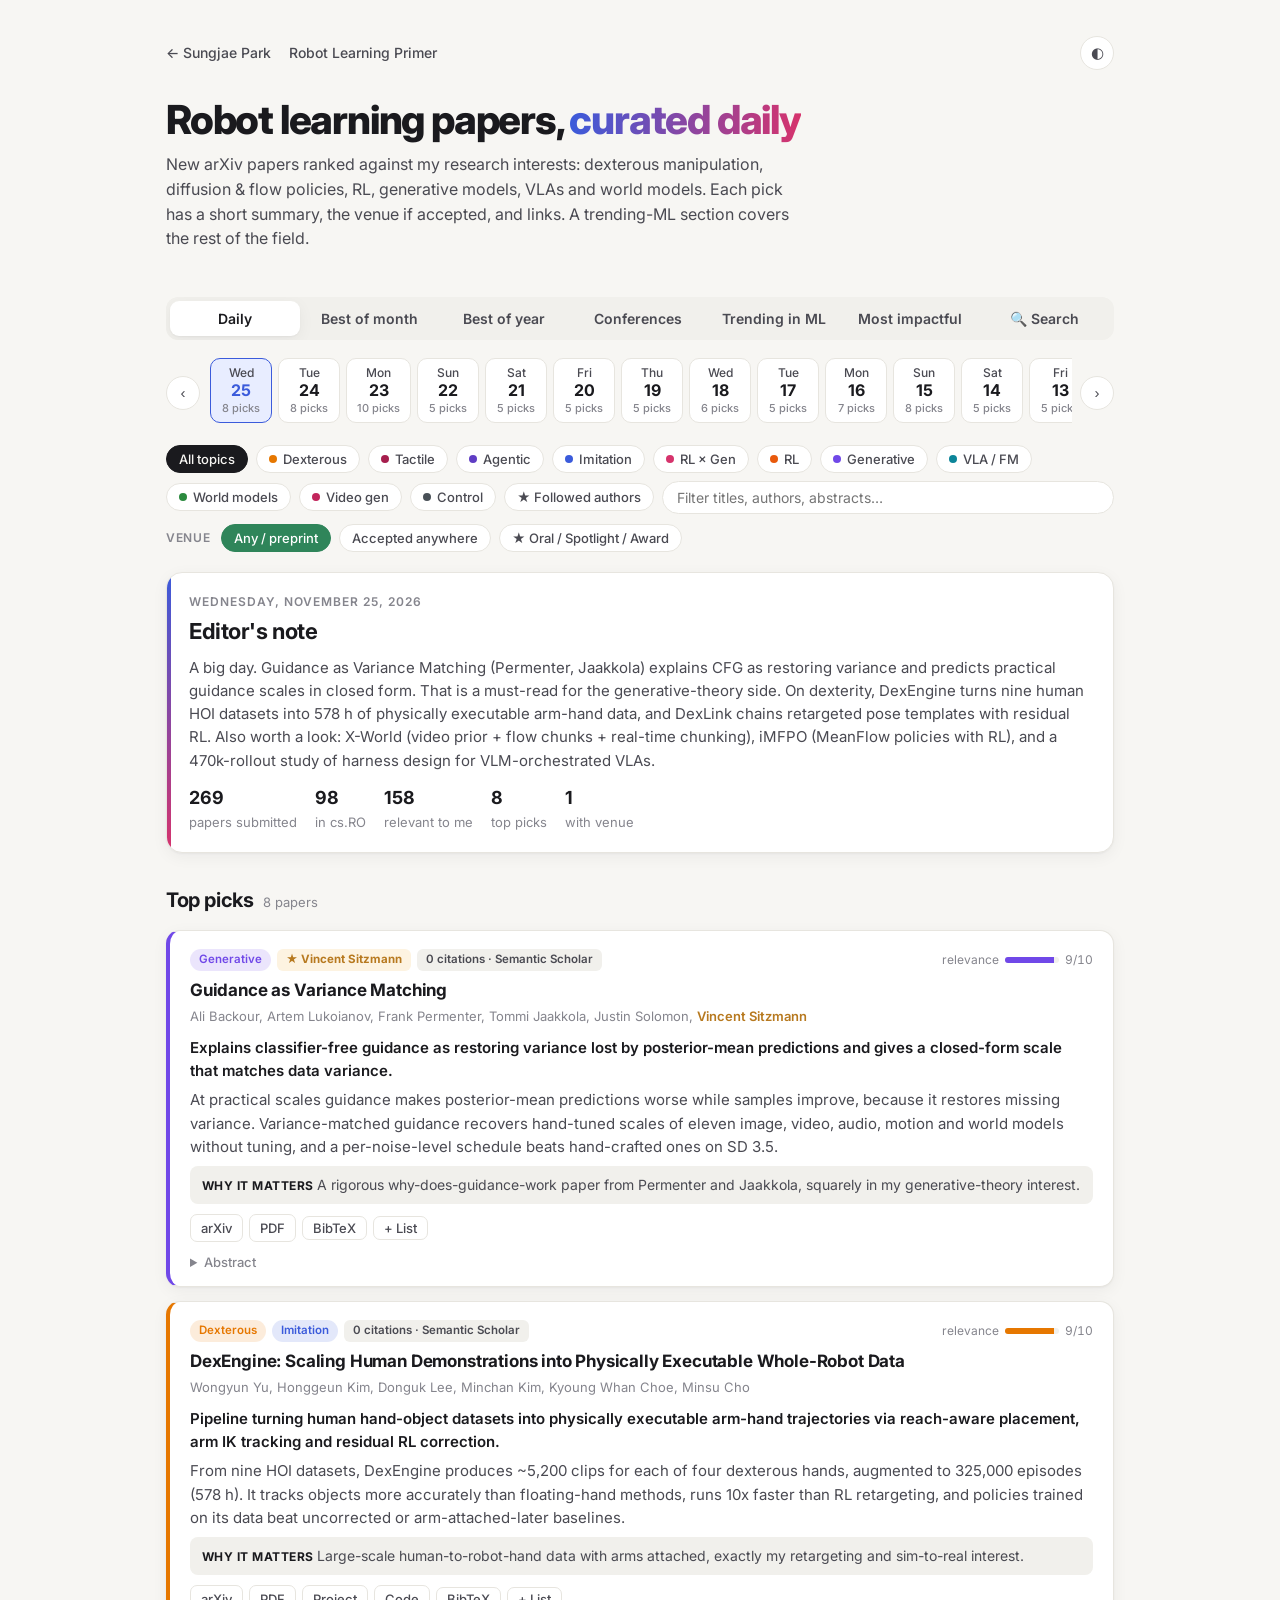
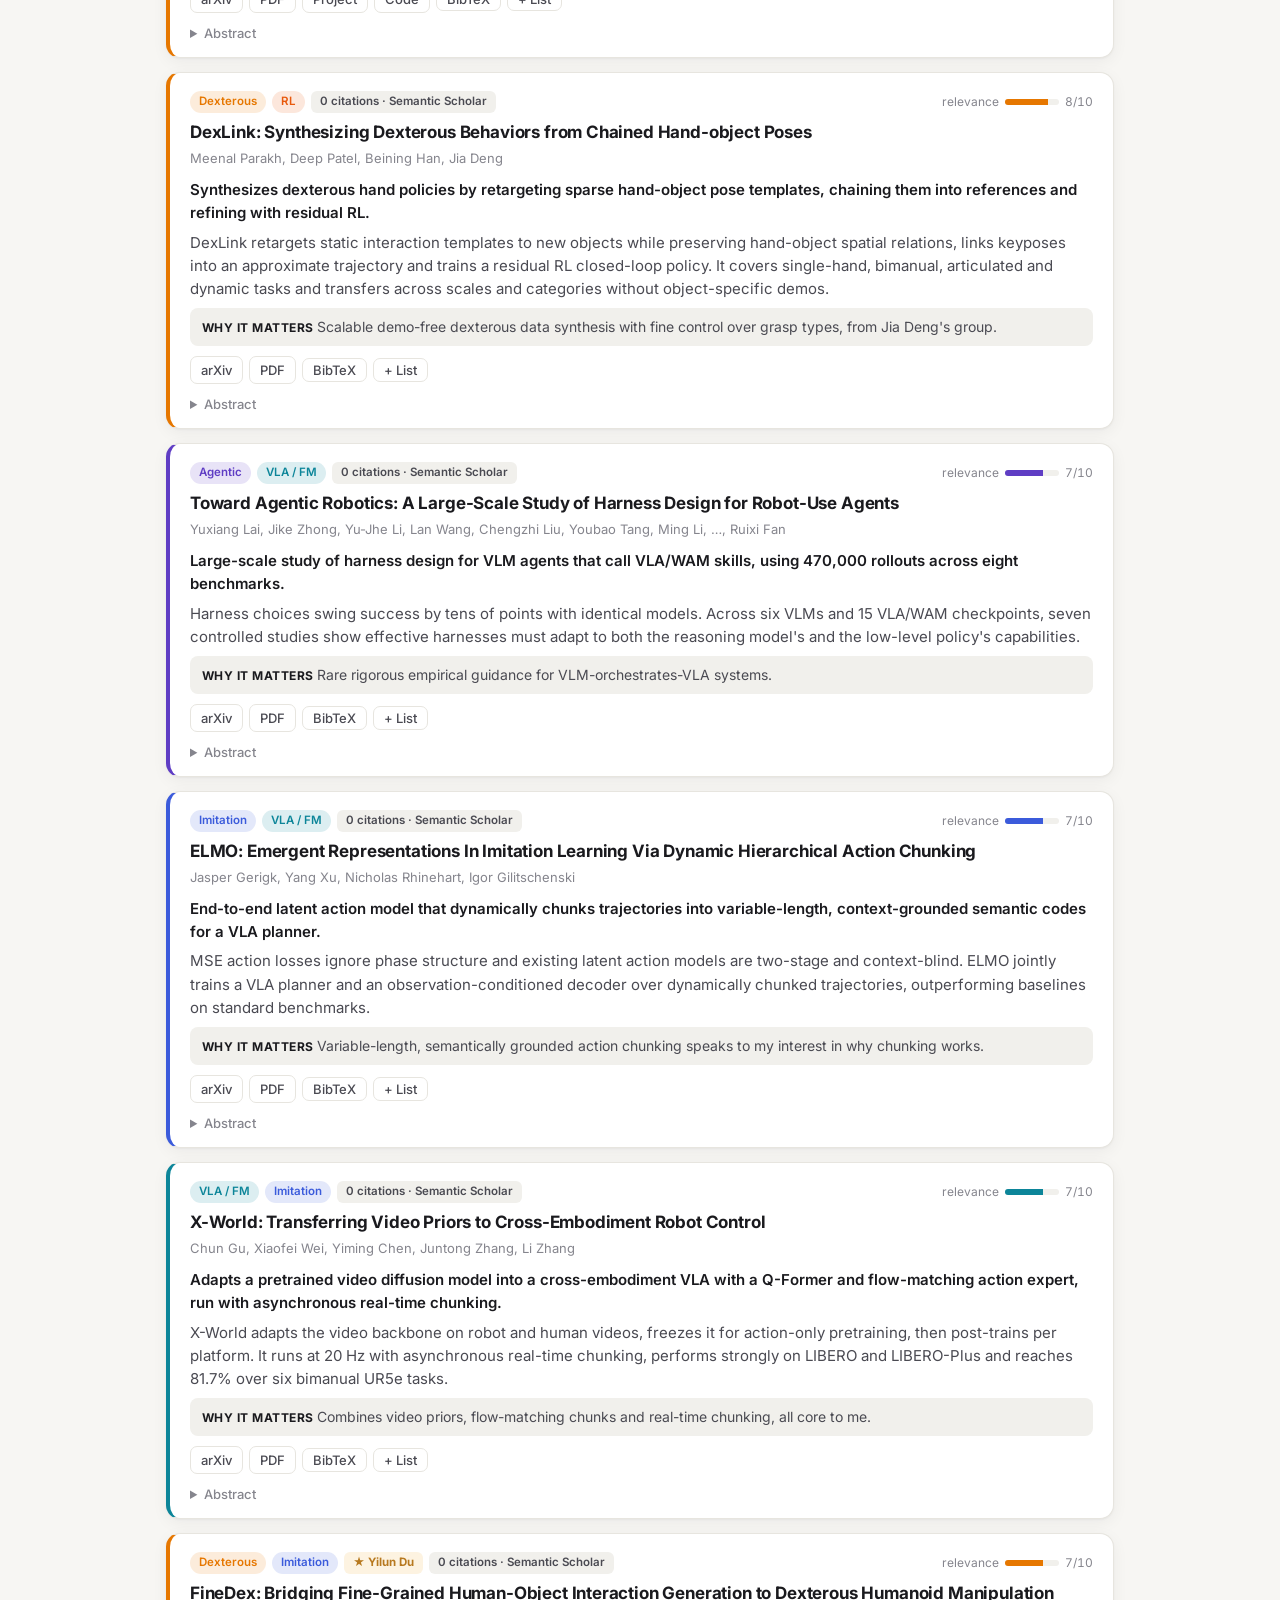
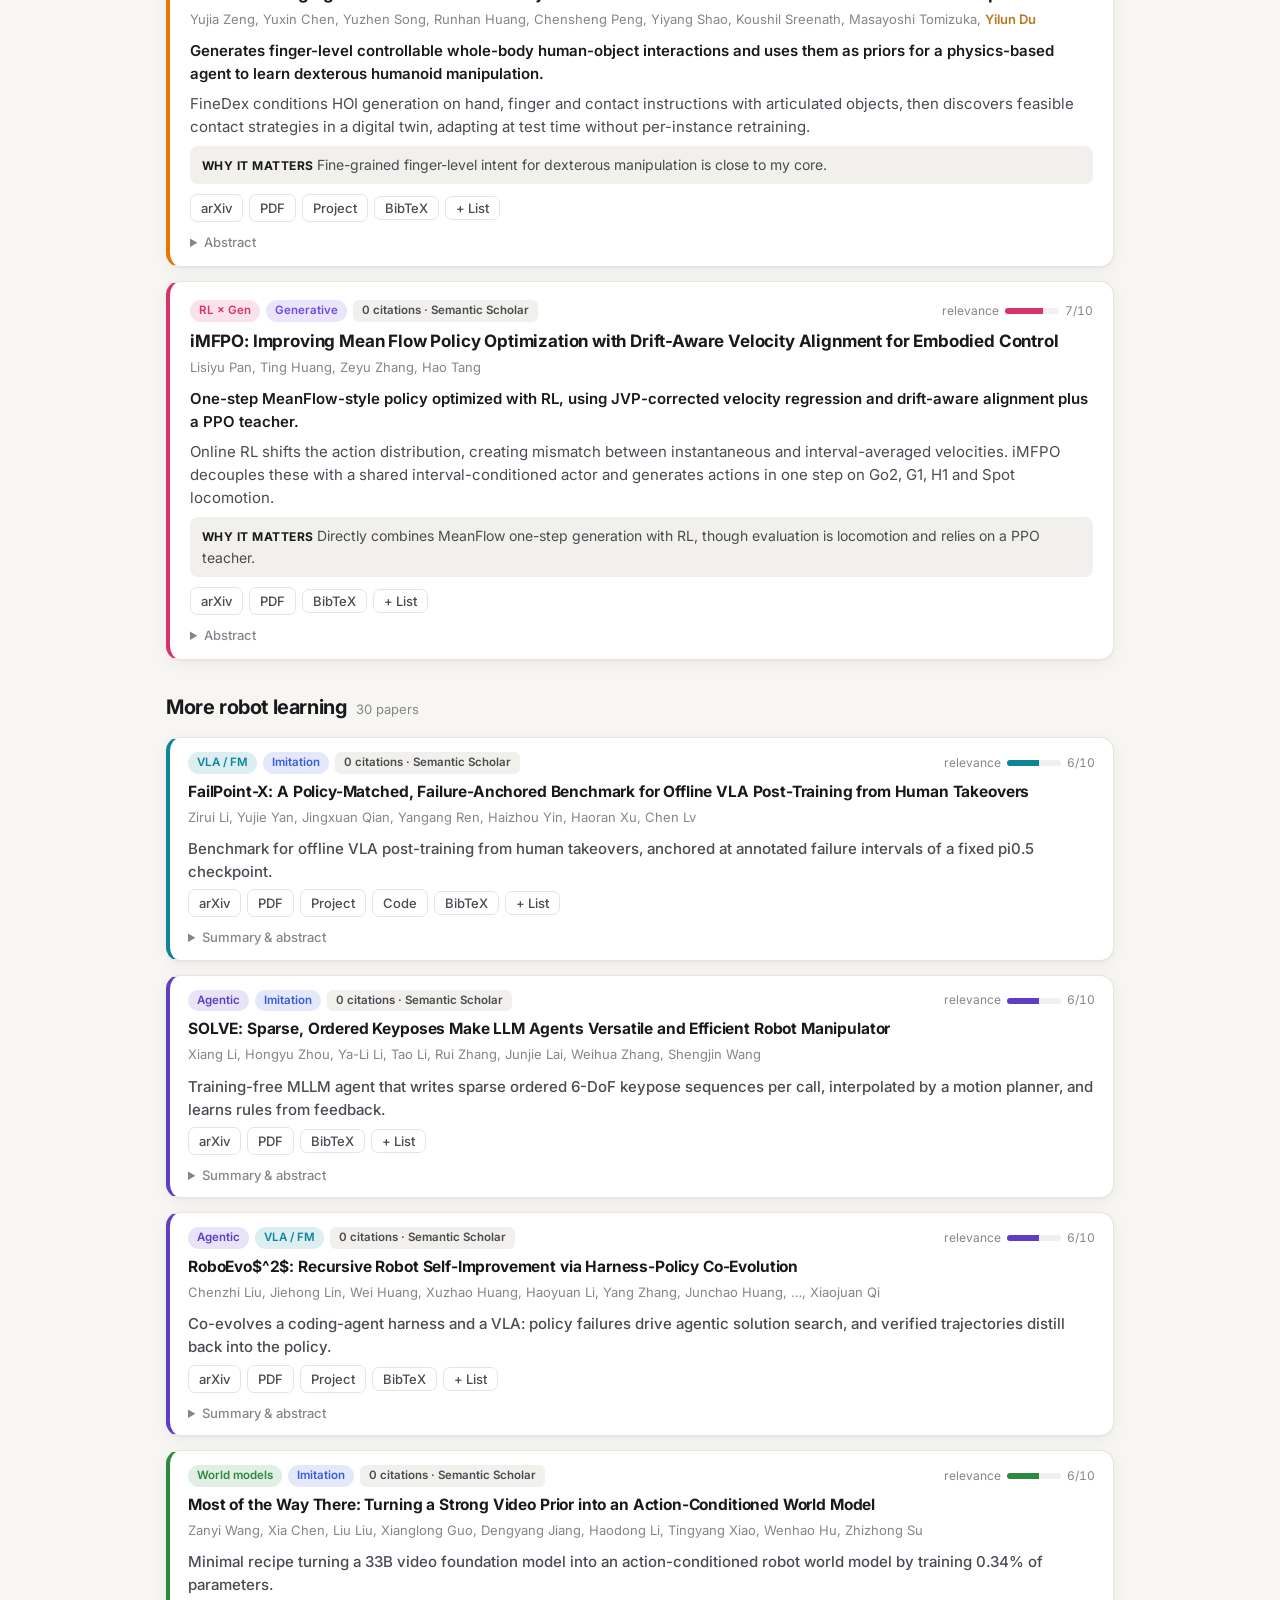
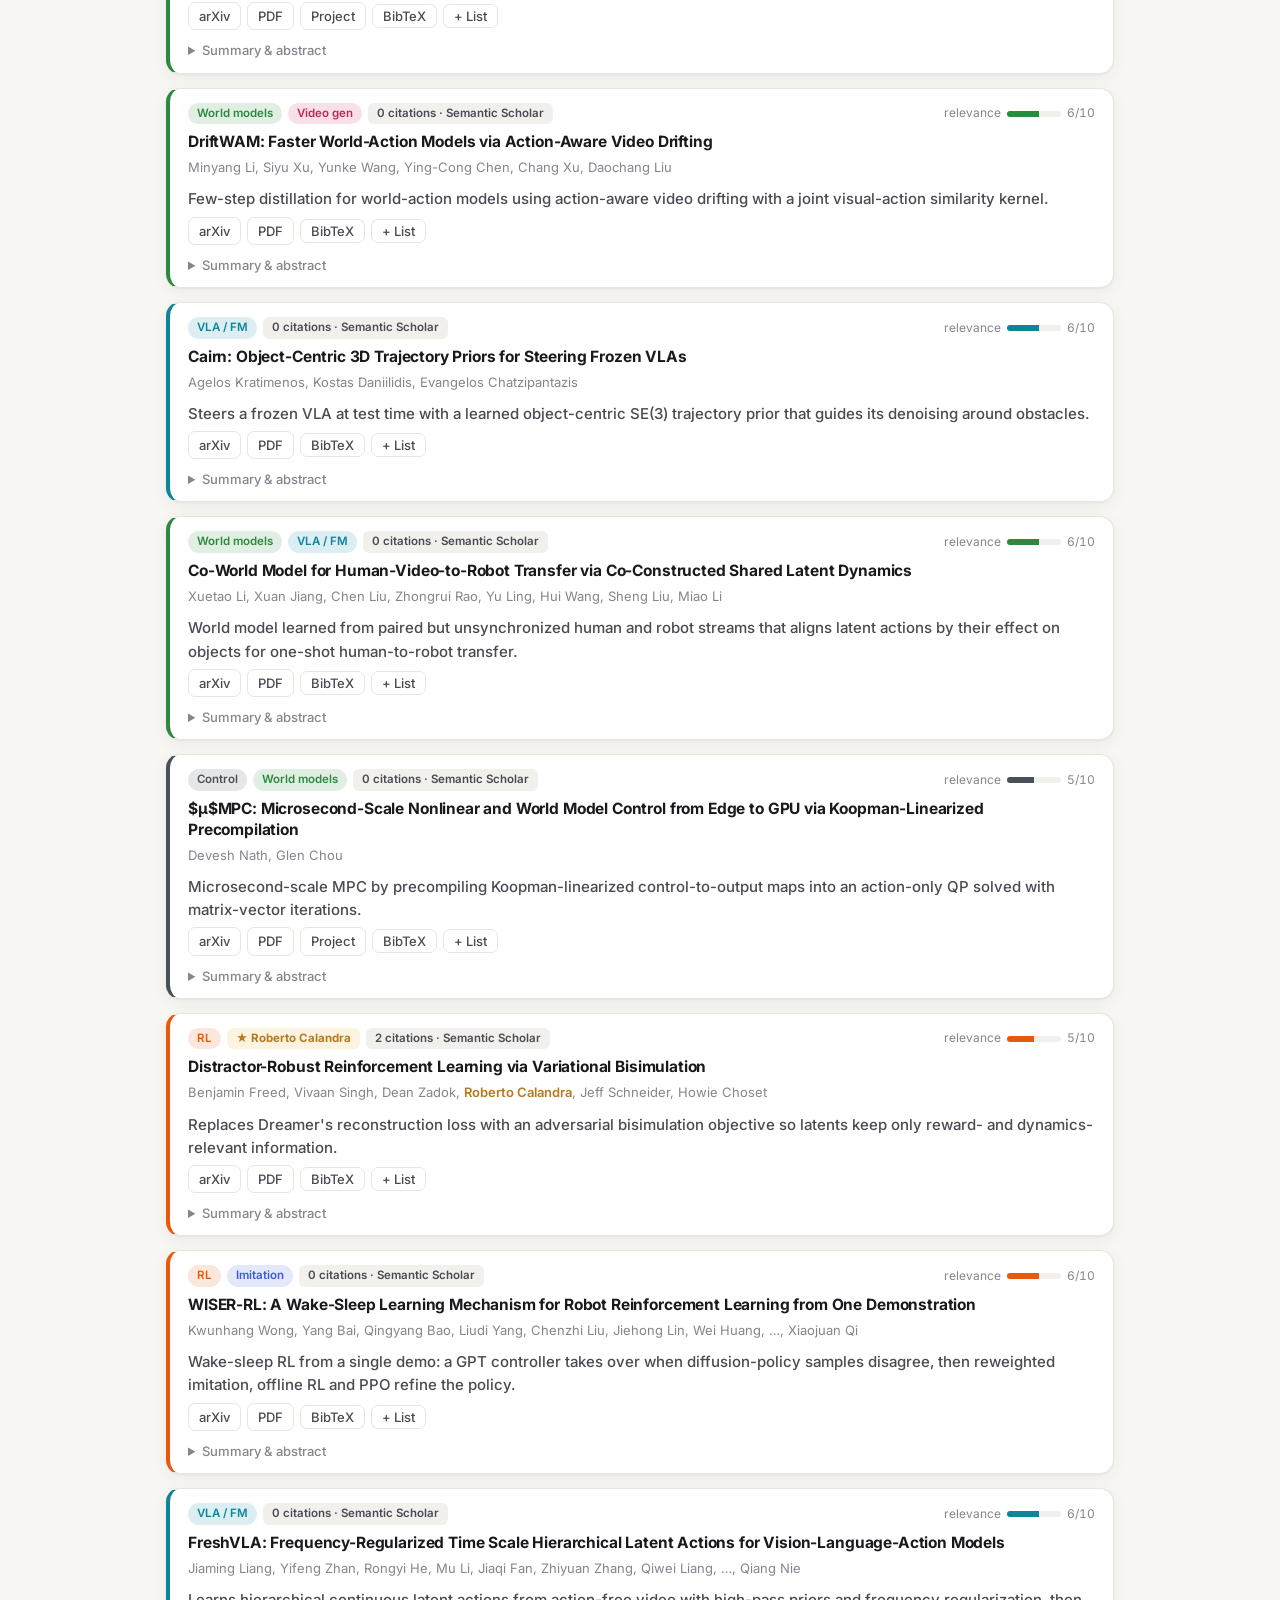
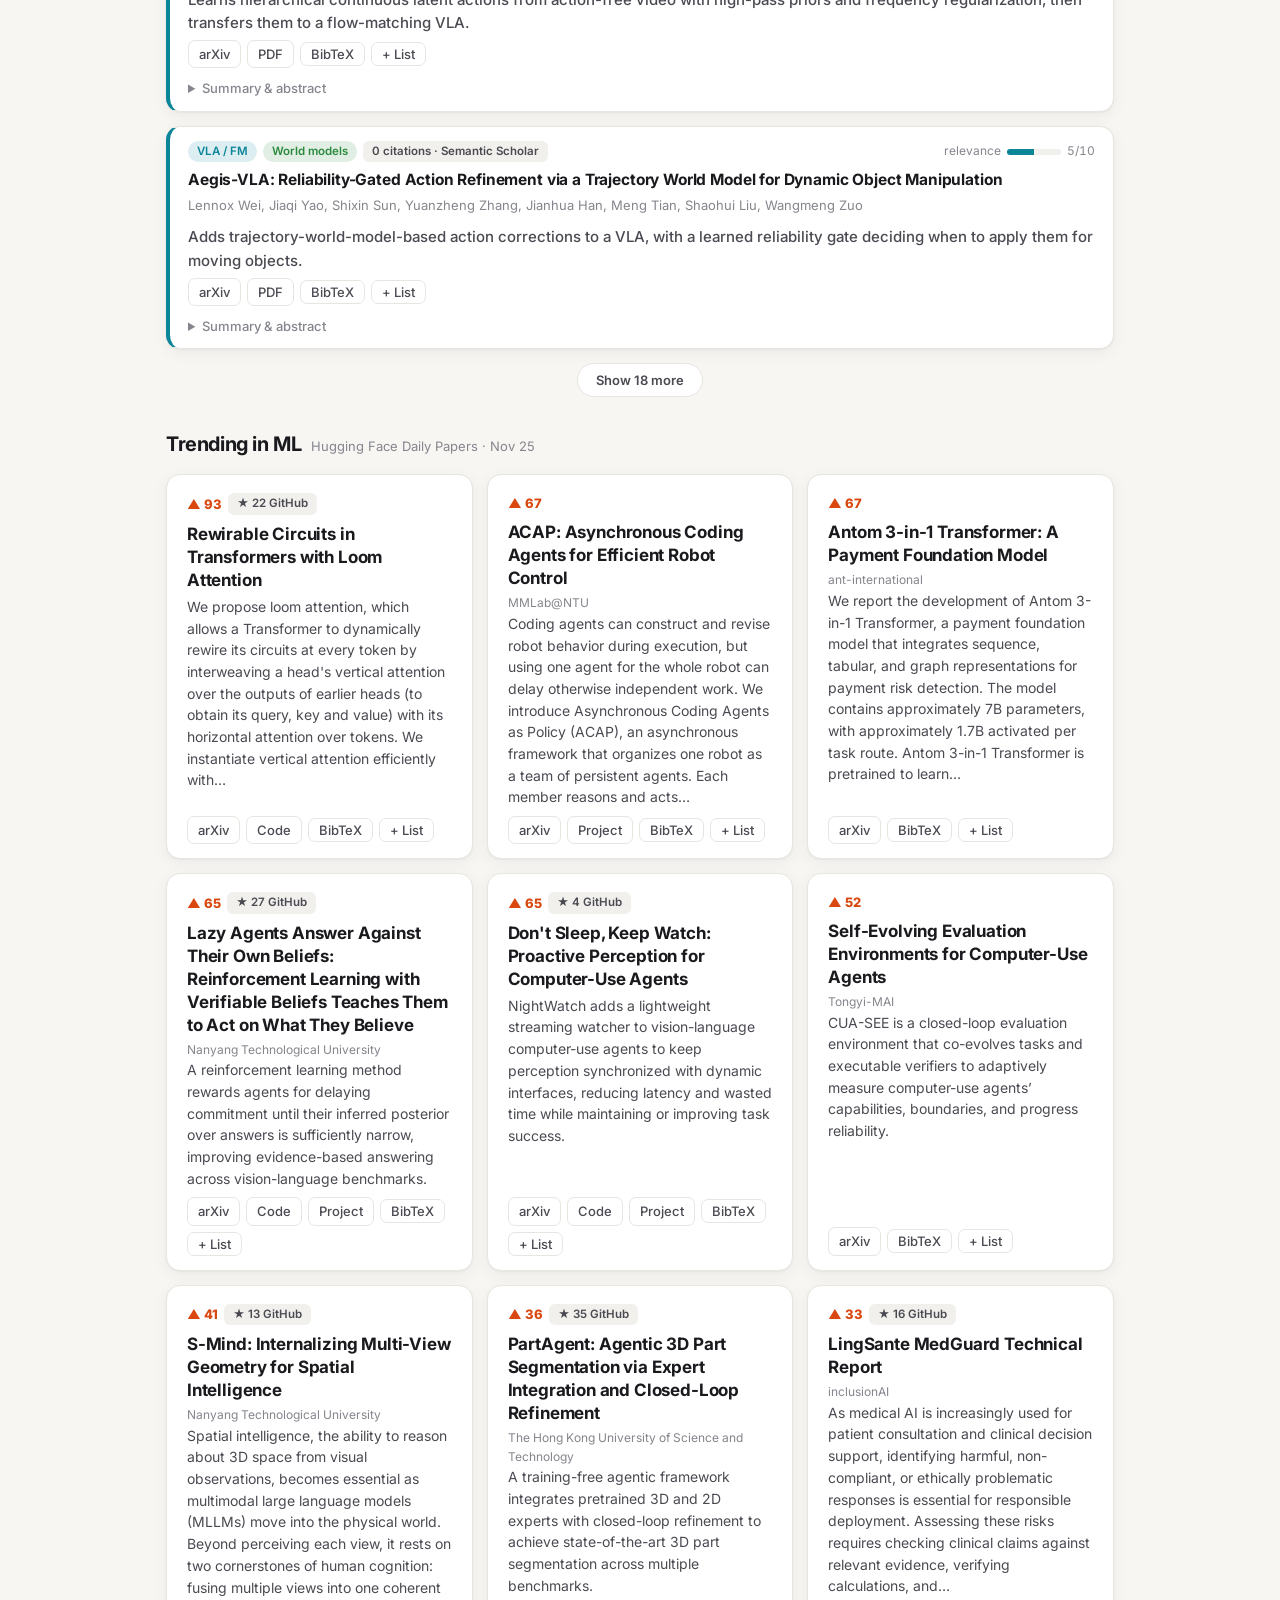
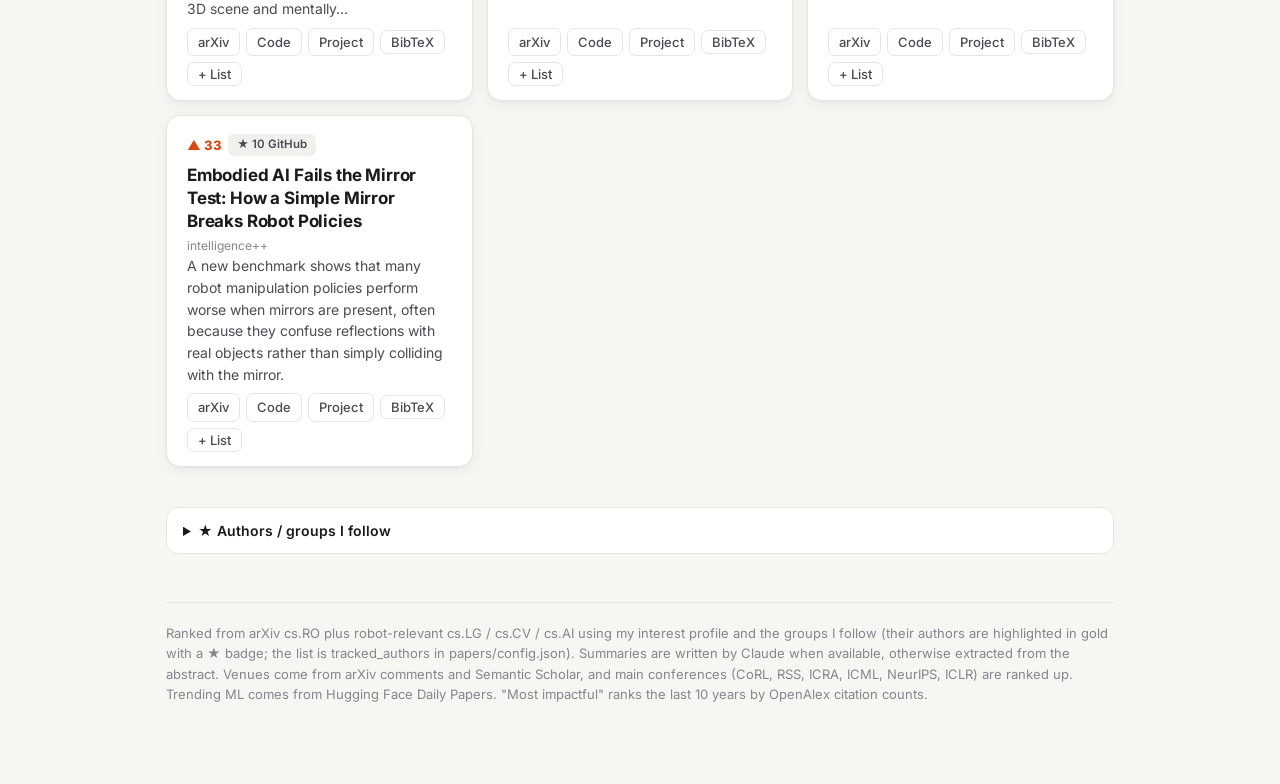
<file: papers/index.html>
<!DOCTYPE HTML>
<html lang="en">
<head>
  <meta charset="UTF-8">
  <meta name="viewport" content="width=device-width, initial-scale=1">
  <title>Robot Learning Papers</title>
  <meta name="description" content="Curated daily arXiv digest for robot learning: dexterous manipulation, imitation learning, RL, generative models, VLAs, world models — plus trending ML.">
  <link rel="icon" href="data:image/svg+xml,<svg xmlns=%22http://www.w3.org/2000/svg%22 viewBox=%220 0 100 100%22><text y=%22.9em%22 font-size=%2290%22>📰</text></svg>">
  <link rel="preconnect" href="https://fonts.googleapis.com">
  <link rel="preconnect" href="https://fonts.gstatic.com" crossorigin>
  <link href="https://fonts.googleapis.com/css2?family=Inter:wght@400;500;600;700;800&display=swap" rel="stylesheet">
  <style>
    :root {
      --bg: #f7f6f3; --surface: #ffffff; --surface-2: #f1f0ec; --fg: #1a1a1e; --fg-2: #4a4a52; --muted: #85858d;
      --line: #e7e5df; --accent: #3b5bdb; --accent-soft: #e8edff; --gold: #b7791f; --gold-soft: #fdf3e1;
      --green: #2f855a; --green-soft: #e3f4ea; --red: #d9480f; --shadow: 0 1px 2px rgba(20,20,30,.04), 0 4px 16px rgba(20,20,30,.05);
      --t-RL:#e8590c; --t-RLGen:#d6336c; --t-IL:#3b5bdb; --t-GenModel:#7048e8; --t-FM:#0c8599; --t-Video:#c2255c; --t-WM:#2b8a3e; --t-Dex:#e67700; --t-Tactile:#a61e4d; --t-Agentic:#5f3dc4; --t-Control:#495057; --t-Other:#868e96;
    }
    @media (prefers-color-scheme: dark) {
      :root:not([data-theme="light"]) {
        --bg: #111114; --surface: #1a1a1f; --surface-2: #232329; --fg: #ededf0; --fg-2: #bdbdc5; --muted: #8b8b95;
        --line: #2b2b33; --accent: #8ea4ff; --accent-soft: #1f2645; --gold: #f2b84b; --gold-soft: #2e2516;
        --green: #63c58f; --green-soft: #15291e; --red: #ff8a50; --shadow: 0 1px 2px rgba(0,0,0,.3), 0 4px 16px rgba(0,0,0,.25);
        --t-RL:#ff8c42; --t-RLGen:#f06595; --t-IL:#748ffc; --t-GenModel:#9775fa; --t-FM:#3bc9db; --t-Video:#f783ac; --t-WM:#69db7c; --t-Dex:#ffa94d; --t-Tactile:#faa2c1; --t-Agentic:#b197fc; --t-Control:#adb5bd; --t-Other:#adb5bd;
      }
    }
    :root[data-theme="dark"] {
      --bg: #111114; --surface: #1a1a1f; --surface-2: #232329; --fg: #ededf0; --fg-2: #bdbdc5; --muted: #8b8b95;
      --line: #2b2b33; --accent: #8ea4ff; --accent-soft: #1f2645; --gold: #f2b84b; --gold-soft: #2e2516;
      --green: #63c58f; --green-soft: #15291e; --red: #ff8a50; --shadow: 0 1px 2px rgba(0,0,0,.3), 0 4px 16px rgba(0,0,0,.25);
      --t-RL:#ff8c42; --t-RLGen:#f06595; --t-IL:#748ffc; --t-GenModel:#9775fa; --t-FM:#3bc9db; --t-Video:#f783ac; --t-WM:#69db7c; --t-Dex:#ffa94d; --t-Tactile:#faa2c1; --t-Agentic:#b197fc; --t-Control:#adb5bd; --t-Other:#adb5bd;
    }
    * { box-sizing: border-box; }
    html { -webkit-text-size-adjust: 100%; }
    body { margin: 0; background: var(--bg); color: var(--fg); font: 15px/1.55 Inter, system-ui, -apple-system, Segoe UI, sans-serif; }
    a { color: var(--accent); text-decoration: none; }
    a:hover { text-decoration: underline; }
    .page { max-width: 980px; margin: 0 auto; padding: 0 16px 80px; }

    header.hero { padding: 36px 0 20px; }
    .topnav { display: flex; align-items: center; gap: 18px; font-size: 14px; margin-bottom: 28px; }
    .topnav a { color: var(--fg-2); font-weight: 500; }
    .topnav .spacer { flex: 1; }
    .icon-btn { border: 1px solid var(--line); background: var(--surface); color: var(--fg-2); border-radius: 999px; width: 34px; height: 34px; cursor: pointer; font-size: 15px; }
    h1 { font-size: clamp(28px, 5vw, 40px); line-height: 1.1; letter-spacing: -0.03em; margin: 0 0 10px; font-weight: 800; }
    h1 span { background: linear-gradient(90deg, var(--accent), var(--t-RLGen)); -webkit-background-clip: text; background-clip: text; color: transparent; }
    .lede { color: var(--fg-2); max-width: 640px; margin: 0; font-size: 16px; }

    .tabs { display: flex; gap: 4px; background: var(--surface-2); padding: 4px; border-radius: 12px; margin: 26px 0 16px; overflow-x: auto; scrollbar-width: none; }
    .tab { flex: 1; white-space: nowrap; border: 0; background: transparent; color: var(--fg-2); font: 600 14px Inter, sans-serif; padding: 9px 14px; border-radius: 9px; cursor: pointer; }
    .tab.on { background: var(--surface); color: var(--fg); box-shadow: var(--shadow); }

    .datebar { display: flex; align-items: center; gap: 8px; margin-bottom: 16px; }
    .dates { display: flex; gap: 6px; overflow-x: auto; scroll-behavior: smooth; scrollbar-width: thin; padding: 2px 2px 6px; flex: 1; }
    .date { flex: none; border: 1px solid var(--line); background: var(--surface); color: var(--fg-2); border-radius: 10px; padding: 6px 10px; min-width: 62px; text-align: center; cursor: pointer; font: 500 12px Inter, sans-serif; line-height: 1.25; }
    .date b { display: block; font-size: 16px; color: var(--fg); font-weight: 700; }
    .date i { font-style: normal; color: var(--muted); font-size: 11px; }
    .date.on { border-color: var(--accent); background: var(--accent-soft); }
    .date.on b { color: var(--accent); }

    .filters { display: flex; flex-wrap: wrap; gap: 8px; align-items: center; margin-bottom: 20px; }
    .chip { border: 1px solid var(--line); background: var(--surface); color: var(--fg-2); border-radius: 999px; padding: 5px 12px; font: 500 13px Inter, sans-serif; cursor: pointer; display: inline-flex; align-items: center; gap: 6px; }
    .chip .dot { width: 8px; height: 8px; border-radius: 50%; background: var(--c); }
    .chip.on { background: var(--fg); color: var(--bg); border-color: var(--fg); }
    .search { flex: 1 1 200px; min-width: 0; border: 1px solid var(--line); background: var(--surface); color: var(--fg); border-radius: 999px; padding: 7px 14px; font: 14px Inter, sans-serif; }
    #filters { display: block; }
    .badge.honor { background: var(--gold-soft); color: var(--gold); }
    .chip.conf.on { background: var(--green); border-color: var(--green); color: var(--surface); }
    .filters .lbl { font-size: 12px; font-weight: 600; text-transform: uppercase; letter-spacing: .06em; color: var(--muted); margin-right: 2px; }
    .sform { background: var(--surface); border: 1px solid var(--line); border-radius: 16px; padding: 18px 20px; box-shadow: var(--shadow); margin-bottom: 22px; }
    .sform .qrow { display: flex; gap: 8px; margin-bottom: 14px; }
    .sform .qrow input { flex: 1; min-width: 0; border: 1px solid var(--line); background: var(--bg); color: var(--fg); border-radius: 12px; padding: 11px 14px; font: 16px Inter, sans-serif; }
    .sform .qrow button, .go { border: 0; background: var(--accent); color: #fff; border-radius: 12px; padding: 0 18px; font: 600 14px Inter, sans-serif; cursor: pointer; }
    .sform .filters { margin-bottom: 10px; }
    .sform select, .sform .yr { border: 1px solid var(--line); background: var(--bg); color: var(--fg); border-radius: 8px; padding: 5px 8px; font: 13px Inter, sans-serif; }
    .sform .yr { width: 74px; }
    .ext { display: flex; flex-wrap: wrap; gap: 6px; align-items: center; font-size: 13px; color: var(--muted); margin-top: 4px; }
    .ext a { border: 1px solid var(--line); border-radius: 7px; padding: 3px 10px; color: var(--fg-2); font-weight: 500; }
    .note { color: var(--muted); font-size: 13px; margin: -6px 0 14px; }
    .links .lk { border: 1px solid var(--line); border-radius: 7px; padding: 3px 10px; color: var(--fg-2); font: 500 13px Inter, sans-serif; background: none; cursor: pointer; }
    .links .lk:hover { border-color: var(--accent); color: var(--accent); }
    .links .lk.in { background: var(--accent); border-color: var(--accent); color: #fff; }
    .bibbar { position: fixed; left: 50%; bottom: 16px; transform: translateX(-50%); z-index: 50; display: flex; flex-wrap: wrap; gap: 8px; align-items: center; justify-content: center;
      background: var(--fg); color: var(--bg); border-radius: 14px; padding: 10px 14px; box-shadow: 0 8px 30px rgba(0,0,0,.25); font-size: 14px; max-width: calc(100vw - 32px); }
    .bibbar button { border: 0; border-radius: 8px; padding: 6px 12px; font: 600 13px Inter, sans-serif; cursor: pointer; background: var(--bg); color: var(--fg); }
    .bibbar button.ghost { background: transparent; color: var(--bg); text-decoration: underline; }
    .toast { position: fixed; left: 50%; top: 20px; transform: translateX(-50%); z-index: 60; background: var(--green); color: #fff; padding: 8px 16px; border-radius: 10px; font: 600 14px Inter, sans-serif; box-shadow: var(--shadow); }
    .follow-list { margin-top: 40px; background: var(--surface); border: 1px solid var(--line); border-radius: 12px; padding: 12px 16px; }
    .follow-list summary { font-weight: 600; color: var(--fg); font-size: 14px; }
    .follow-list #followers { display: flex; flex-wrap: wrap; gap: 6px; }
    .follow-list #followers span { background: var(--gold-soft); color: var(--gold); border-radius: 999px; padding: 2px 10px; font-size: 13px; font-weight: 600; }
    .toggle { display: inline-flex; gap: 6px; align-items: center; font-size: 13px; color: var(--fg-2); cursor: pointer; user-select: none; }

    .overview { background: var(--surface); border: 1px solid var(--line); border-radius: 16px; padding: 20px 22px; box-shadow: var(--shadow); margin-bottom: 28px; position: relative; overflow: hidden; }
    .overview::before { content: ""; position: absolute; inset: 0 auto 0 0; width: 4px; background: linear-gradient(var(--accent), var(--t-RLGen)); }
    .overview .kicker { font-size: 12px; text-transform: uppercase; letter-spacing: .08em; color: var(--muted); font-weight: 600; }
    .overview h2 { margin: 2px 0 8px; font-size: 22px; letter-spacing: -0.02em; }
    .overview p { margin: 0 0 12px; color: var(--fg-2); }
    .stats { display: flex; flex-wrap: wrap; gap: 18px; font-size: 13px; color: var(--muted); }
    .stats b { color: var(--fg); font-size: 18px; display: block; font-weight: 700; }

    .section-h { display: flex; align-items: baseline; gap: 10px; margin: 32px 0 14px; }
    .section-h h2 { margin: 0; font-size: 20px; letter-spacing: -0.02em; }
    .section-h span { color: var(--muted); font-size: 13px; }

    .card { background: var(--surface); border: 1px solid var(--line); border-radius: 14px; padding: 18px 20px 14px; margin-bottom: 14px; box-shadow: var(--shadow); position: relative; border-left: 4px solid var(--tc, var(--line)); }
    .card.followed { background: linear-gradient(0deg, var(--surface), var(--surface)) padding-box; }
    .meta-row { display: flex; flex-wrap: wrap; gap: 6px; align-items: center; margin-bottom: 8px; }
    .pill { font-size: 11.5px; font-weight: 600; padding: 2px 9px; border-radius: 999px; background: color-mix(in srgb, var(--c) 14%, transparent); color: var(--c); }
    .badge { font-size: 11.5px; font-weight: 700; padding: 2px 9px; border-radius: 6px; }
    .badge.venue { background: var(--green-soft); color: var(--green); max-width: 100%; overflow: hidden; text-overflow: ellipsis; white-space: nowrap; }
    .badge.venue.main { background: var(--green); color: var(--surface); }
    .badge.follow { background: var(--gold-soft); color: var(--gold); }
    .badge.cite { background: var(--surface-2); color: var(--fg-2); font-weight: 600; }
    .badge.hot { background: color-mix(in srgb, var(--red) 14%, transparent); color: var(--red); }
    .rel { margin-left: auto; display: inline-flex; align-items: center; gap: 6px; font-size: 12px; color: var(--muted); font-variant-numeric: tabular-nums; }
    .bar { width: 54px; height: 6px; border-radius: 3px; background: var(--surface-2); overflow: hidden; }
    .bar i { display: block; height: 100%; background: var(--tc, var(--accent)); }
    .card h3 { margin: 0 0 4px; font-size: 17px; line-height: 1.35; letter-spacing: -0.01em; font-weight: 700; }
    .card h3 a { color: var(--fg); }
    .authors { color: var(--muted); font-size: 13px; margin: 0 0 10px; }
    .authors b { color: var(--gold); font-weight: 600; }
    .tldr { font-weight: 600; margin: 0 0 6px; color: var(--fg); }
    .summary { margin: 0 0 8px; color: var(--fg-2); }
    .why { margin: 0 0 10px; font-size: 14px; color: var(--fg-2); padding: 8px 12px; background: var(--surface-2); border-radius: 8px; }
    .why::before { content: "Why it matters  "; font-weight: 700; color: var(--fg); font-size: 12px; text-transform: uppercase; letter-spacing: .04em; }
    .links { display: flex; flex-wrap: wrap; gap: 6px; align-items: center; font-size: 13px; }
    .links a { border: 1px solid var(--line); border-radius: 7px; padding: 3px 10px; color: var(--fg-2); font-weight: 500; }
    .links a:hover { border-color: var(--accent); color: var(--accent); text-decoration: none; }
    .links .day { color: var(--muted); margin-left: auto; font-size: 12px; }
    details { margin-top: 10px; }
    summary { cursor: pointer; color: var(--muted); font-size: 13px; font-weight: 500; }
    details p { color: var(--fg-2); font-size: 14px; margin: 8px 0 0; }

    .compact .card { padding: 14px 18px 12px; }
    .compact .card h3 { font-size: 15.5px; }
    .compact .tldr { font-weight: 500; color: var(--fg-2); }

    .grid { display: grid; grid-template-columns: repeat(auto-fill, minmax(280px, 1fr)); gap: 14px; }
    .grid .card { margin: 0; border-left-width: 1px; display: flex; flex-direction: column; }
    .grid .card .summary { flex: 1; font-size: 14px; }
    .up { font-weight: 800; color: var(--red); font-size: 13px; }
    .org { color: var(--muted); font-size: 12px; }

    .empty { color: var(--muted); padding: 30px 0; text-align: center; }
    .more { display: block; margin: 6px auto 0; border: 1px solid var(--line); background: var(--surface); color: var(--fg-2); border-radius: 999px; padding: 8px 18px; font: 600 13px Inter, sans-serif; cursor: pointer; }
    footer { margin-top: 48px; padding-top: 20px; border-top: 1px solid var(--line); color: var(--muted); font-size: 13px; }
    @media (max-width: 600px) {
      .card { padding: 14px 14px 12px; }
      .rel { margin-left: 0; width: 100%; }
      .links .day { margin-left: 0; width: 100%; }
    }
  </style>
</head>
<body>
<div class="page">
  <header class="hero">
    <nav class="topnav">
      <a href="../">← Sungjae Park</a>
      <a href="../tutorial/">Robot Learning Primer</a>
      <span class="spacer"></span>
      <button class="icon-btn" id="theme" title="Toggle theme" aria-label="Toggle theme">◐</button>
    </nav>
    <h1>Robot learning papers, <span>curated daily</span></h1>
    <p class="lede">New arXiv papers ranked against my research interests: dexterous manipulation, diffusion &amp; flow policies, RL, generative models, VLAs and world models. Each pick has a short summary, the venue if accepted, and links. A trending-ML section covers the rest of the field.</p>
  </header>

  <div class="tabs" role="tablist">
    <button class="tab on" data-view="daily">Daily</button>
    <button class="tab" data-view="month">Best of month</button>
    <button class="tab" data-view="year">Best of year</button>
    <button class="tab" data-view="conf">Conferences</button>
    <button class="tab" data-view="ml">Trending in ML</button>
    <button class="tab" data-view="impact">Most impactful</button>
    <button class="tab" data-view="search">🔍 Search</button>
  </div>

  <div class="datebar" id="datebar">
    <button class="icon-btn" id="prev" aria-label="Older">‹</button>
    <div class="dates" id="dates"></div>
    <button class="icon-btn" id="next" aria-label="Newer">›</button>
  </div>

  <div class="filters" id="filters"></div>
  <div id="content"><p class="empty">Loading…</p></div>

  <details class="follow-list" id="followlist"><summary>★ Authors / groups I follow</summary><p id="followers">Loading…</p>
    <p class="note" style="margin:6px 0 0">Papers with any of these authors get a gold ★ badge and rank higher. The list lives in <code>papers/config.json</code> → <code>tracked_authors</code>.</p></details>
  <footer>
    Ranked from arXiv cs.RO plus robot-relevant cs.LG / cs.CV / cs.AI using my interest profile and the groups I follow (their authors are highlighted in gold with a ★ badge; the list is tracked_authors in papers/config.json). Summaries are written by Claude when available, otherwise extracted from the abstract. Venues come from arXiv comments and Semantic Scholar, and main conferences (CoRL, RSS, ICRA, ICML, NeurIPS, ICLR) are ranked up. Trending ML comes from Hugging Face Daily Papers. "Most impactful" ranks the last 10 years by OpenAlex citation counts.
  </footer>
</div>

<script>
const TOPICS = {Dex:"Dexterous", Tactile:"Tactile", Agentic:"Agentic", IL:"Imitation", RLGen:"RL × Gen", RL:"RL", GenModel:"Generative", FM:"VLA / FM", WM:"World models", Video:"Video gen", Control:"Control"};
const MAIN = ["CoRL","RSS","ICRA","ICML","NeurIPS","ICLR"];
// conferences offered as buttons; s2 = Semantic Scholar venue names, rx = matcher for raw venue strings
const CONF = {
  CoRL: {s2: "Conference on Robot Learning,CoRL", rx: /conference on robot learning|\bcorl\b/i},
  RSS: {s2: "Robotics: Science and Systems,RSS", rx: /robotics: science and systems|\brss\b/i},
  ICRA: {s2: "IEEE International Conference on Robotics and Automation,ICRA", rx: /international conference on robotics and automation|\bicra\b/i},
  ICML: {s2: "International Conference on Machine Learning,ICML", rx: /international conference on machine learning|\bicml\b/i},
  NeurIPS: {s2: "Neural Information Processing Systems,NeurIPS", rx: /neural information processing systems|\bneurips\b|\bnips\b/i},
  ICLR: {s2: "International Conference on Learning Representations,ICLR", rx: /learning representations|\biclr\b/i},
  IROS: {s2: "IEEE/RJS International Conference on Intelligent RObots and Systems,IROS", rx: /intelligent robots and systems|\biros\b/i},
  CVPR: {s2: "Computer Vision and Pattern Recognition,CVPR", rx: /computer vision and pattern recognition|\bcvpr\b/i},
  ICCV: {s2: "IEEE International Conference on Computer Vision,ICCV", rx: /international conference on computer vision|\biccv\b/i},
  ECCV: {s2: "European Conference on Computer Vision,ECCV", rx: /european conference on computer vision|\beccv\b/i},
  "SIGGRAPH Asia": {s2: "SIGGRAPH Asia,ACM Transactions on Graphics", rx: /siggraph asia/i},
  SIGGRAPH: {s2: "International Conference on Computer Graphics and Interactive Techniques,SIGGRAPH,ACM Transactions on Graphics", rx: /\bsiggraph\b(?! asia)/i},
  "RA-L": {s2: "IEEE Robotics and Automation Letters", rx: /robotics and automation letters|\bra-l\b/i},
};
const SHORTV = [[/transactions on robotics/i, "T-RO"], [/science robotics/i, "Science Robotics"],
  [/international journal of robotics research/i, "IJRR"], [/transactions on machine learning research/i, "TMLR"], [/journal of machine learning research/i, "JMLR"], [/^arxiv/i, ""]];
function shortVenue(name) {
  if (!name) return "";
  for (const [k, c] of Object.entries(CONF)) if (c.rx.test(name)) return k;
  for (const [rx, k] of SHORTV) if (rx.test(name)) return k;
  return name.length > 40 ? name.slice(0, 38) + "…" : name;
}
const IMPACT_TOPICS = {ML: "ML foundations", GenModel: "Generative", IL: "Imitation", Dex: "Dexterous", Tactile: "Tactile", Agentic: "Agentic", RL: "RL", RLGen: "RL × Gen", FM: "VLA / FM", WM: "World models", Video: "Video gen", Control: "Control"};
const state = { impactTopic: "ML", impactSort: "citations", impact: null, view: "daily", index: [], cur: 0, day: null, best: null, topics: [], topicAny: false, q: "", venue: "all", showAll: false,
  search: {q: "", confs: [], arxiv: false, from: "", to: "", sort: "relevance"}, allPapers: null, sres: null,
  conf: {}, confYear: "all", confN: 25, bestYear: null, yearN: 40 };
const ARCHIVE = ["CoRL", "RSS", "ICRA", "IROS", "RA-L", "ICLR", "ICML", "NeurIPS", "CVPR", "ICCV", "ECCV", "SIGGRAPH", "SIGGRAPH Asia"];
const $ = id => document.getElementById(id);
const esc = s => String(s ?? "").replace(/[&<>"']/g, c => ({"&":"&amp;","<":"&lt;",">":"&gt;",'"':"&quot;","'":"&#39;"}[c]));
const tc = t => `var(--t-${TOPICS[t] ? t : "Other"})`;

// theme
(() => {
  let t = null; try { t = localStorage.getItem("theme"); } catch (e) {}
  if (t) document.documentElement.dataset.theme = t;
  $("theme").onclick = () => {
    const dark = document.documentElement.dataset.theme ? document.documentElement.dataset.theme === "dark" : matchMedia("(prefers-color-scheme: dark)").matches;
    const next = dark ? "light" : "dark";
    document.documentElement.dataset.theme = next;
    try { localStorage.setItem("theme", next); } catch (e) {}
  };
})();

function authors(p) {
  const tr = new Set(p.tracked_authors || []);
  const a = p.authors || [];
  const list = a.length > 9 ? [...a.slice(0, 7), "…", a.at(-1)] : a;
  return list.map(x => tr.has(x) ? `<b>${esc(x)}</b>` : esc(x)).join(", ");
}

function venueBadge(v) {
  if (!v) return "";
  const main = MAIN.includes(v.split(" ")[0]) && !v.includes("Workshop");
  const m = v.match(/\s*\(([^)]+)\)\s*$/), base = m ? v.slice(0, m.index) : v;
  return `<span class="badge venue ${main ? "main" : ""}" title="Accepted venue">${esc(base)}</span>` +
    (m ? `<span class="badge honor" title="Presentation / award">${/award|paper/i.test(m[1]) ? "🏆" : "★"} ${esc(m[1])}</span>` : "");
}

// ---------- citation badges: stored count if we have one, otherwise looked up live (Semantic Scholar title match, cached 7 days) ----------
const CITE_TIP = "Citation counts differ by source: Semantic Scholar and OpenAlex count different citing documents (preprints, duplicates), and Google Scholar updates on its own schedule, so a brand-new paper can read 0, 4 or 6 depending on where you look.";
let citeCache = {}; try { citeCache = JSON.parse(localStorage.getItem("cites") || "{}"); } catch (e) {}
function citeBadge(p) {
  const src = p.citeSrc || p.cite_src || "Semantic Scholar";
  if (p.citations != null) return `<span class="badge cite" title="${CITE_TIP}">${Number(p.citations).toLocaleString()} citations · ${esc(src)}</span>`;
  const c = citeCache[normT(p.title)];
  if (c && c[0] != null) return `<span class="badge cite" title="${CITE_TIP}">${c[0].toLocaleString()} citations · Semantic Scholar</span>`;
  if (c) return "";  // looked up recently, not found
  return `<span class="badge cite" data-ck="${esc(p.title)}" hidden></span>`;
}
let citeBusy = false;
async function fillCites(root) {
  if (citeBusy) return; citeBusy = true;
  try {
    const els = [...(root || document).querySelectorAll("[data-ck]")].slice(0, 12);
    for (const el of els) {
      if (!el.isConnected) continue;
      const t = el.dataset.ck, k = normT(t);
      let val = null;
      for (let i = 0; i < 3; i++) {
        const r = await fetch("https://api.semanticscholar.org/graph/v1/paper/search/match?fields=title,citationCount&query=" + encodeURIComponent(t)).catch(() => null);
        if (r && r.status === 429) { await sleep(1500 * (i + 1)); continue; }
        if (r && r.ok) { const d = (await r.json()).data?.[0]; if (d && normT(d.title) === k) val = d.citationCount; }
        break;
      }
      citeCache[k] = [val, Date.now()];
      document.querySelectorAll("[data-ck]").forEach(e => { if (normT(e.dataset.ck) === k) {
        if (val != null) { e.textContent = `${val.toLocaleString()} citations · Semantic Scholar`; e.title = CITE_TIP; e.hidden = false; }
        e.removeAttribute("data-ck"); } });
      await sleep(1100);
    }
    const now = Date.now();
    for (const [k, v] of Object.entries(citeCache)) if (now - v[1] > 7 * 864e5) delete citeCache[k];
    try { localStorage.setItem("cites", JSON.stringify(citeCache)); } catch (e) {}
  } finally { citeBusy = false; }
  if ((root || document).querySelector("[data-ck]") && root?.isConnected) setTimeout(() => fillCites(root), 2000);
}

function card(p, opts = {}) {
  const t = (p.topics || [])[0];
  const pills = (p.topics || []).slice(0, 2).map(x => `<span class="pill" style="--c:${tc(x)}">${esc(TOPICS[x] || x)}</span>`).join("");
  const rel = p.relevance != null ? `<span class="rel" title="Relevance to my interests">relevance <span class="bar"><i style="width:${p.relevance * 10}%"></i></span> ${p.relevance}/10</span>` : "";
  const follow = p.tracked_authors?.length ? `<span class="badge follow" title="Author from a group I follow (papers/config.json → tracked_authors)">★ ${esc(p.tracked_authors.slice(0, 2).join(", "))}${p.tracked_authors.length > 2 ? " +" + (p.tracked_authors.length - 2) : ""}</span>` : "";
  const cite = citeBadge(p);
  const sumText = p.summary && p.summary !== p.tldr ? p.summary : "";
  return `<article class="card" style="--tc:${tc(t)}">
    <div class="meta-row">${pills}${venueBadge(p.venue)}${follow}${cite}${rel}</div>
    <h3><a href="${esc(p.url)}" target="_blank" rel="noopener">${esc(p.title)}</a></h3>
    <p class="authors">${authors(p)}</p>
    ${p.tldr ? `<p class="tldr">${esc(p.tldr)}</p>` : ""}
    ${!opts.compact && sumText ? `<p class="summary">${esc(sumText)}</p>` : ""}
    ${!opts.compact && p.why ? `<p class="why">${esc(p.why)}</p>` : ""}
    <div class="links">
      <a href="${esc(p.url)}" target="_blank" rel="noopener">${/arxiv\.org/.test(p.url) ? "arXiv" : /openreview/.test(p.url) ? "OpenReview" : "Paper"}</a>
      ${p.pdf ? `<a href="${esc(p.pdf)}" target="_blank" rel="noopener">PDF</a>` : ""}
      ${p.arxiv && !/arxiv\.org/.test(p.url) ? `<a href="https://arxiv.org/abs/${esc(p.arxiv)}" target="_blank" rel="noopener">arXiv</a>` : ""}
      ${p.site ? `<a href="${esc(p.site)}" target="_blank" rel="noopener">Talk / poster</a>` : ""}
      ${p.project ? `<a href="${esc(p.project)}" target="_blank" rel="noopener">Project</a>` : ""}
      ${p.code ? `<a href="${esc(p.code)}" target="_blank" rel="noopener">Code</a>` : ""}
      ${bibBtns(p)}
      ${p.day ? `<span class="day">${esc(fmtDate(p.day))}</span>` : ""}
    </div>
    <details><summary>${opts.compact && sumText ? "Summary & abstract" : "Abstract"}</summary>${opts.compact && sumText ? `<p><b>Summary.</b> ${esc(sumText)}</p>` : ""}${opts.compact && p.why ? `<p><b>Why it matters.</b> ${esc(p.why)}</p>` : ""}<p>${esc(p.abstract)}</p></details>
  </article>`;
}

function mlCard(p) {
  return `<article class="card">
    <div class="meta-row"><span class="up">▲ ${p.upvotes}</span>${p.stars ? `<span class="badge cite">★ ${p.stars} GitHub</span>` : ""}${p.citations ? `<span class="badge cite">${p.citations} cit.</span>` : ""}${p.venue ? venueBadge(p.venue) : ""}</div>
    <h3><a href="${esc(p.hf || p.url)}" target="_blank" rel="noopener">${esc(p.title)}</a></h3>
    ${p.org ? `<div class="org">${esc(p.org)}</div>` : ""}
    <p class="summary">${esc(p.summary)}</p>
    <div class="links">
      <a href="${esc(p.url)}" target="_blank" rel="noopener">arXiv</a>
      ${p.github ? `<a href="${esc(p.github)}" target="_blank" rel="noopener">Code</a>` : ""}
      ${p.project ? `<a href="${esc(p.project)}" target="_blank" rel="noopener">Project</a>` : ""}
      ${bibBtns(p)}
    </div>
  </article>`;
}

function fmtDate(d, long) {
  const x = new Date(d + "T12:00:00Z");
  return x.toLocaleDateString("en-US", long ? {weekday: "long", month: "long", day: "numeric", year: "numeric", timeZone: "UTC"} : {month: "short", day: "numeric", timeZone: "UTC"});
}

function matches(p) {
  if (state.topics.length) {  // several topics: paper must have all of them (or any, if toggled)
    const has = t => (p.topics || []).includes(t);
    if (!(state.topicAny ? state.topics.some(has) : state.topics.every(has))) return false;
  }
  if (!venueOk(p.venue)) return false;
  if (state.followedOnly && !(p.tracked_authors || []).length) return false;
  if (!state.q) return true;
  const hay = [p.title, (p.authors || []).join(" "), p.abstract, p.tldr, p.summary, p.venue].join(" ").toLowerCase();
  return state.q.split(/\s+/).every(w => hay.includes(w));
}

function venueOk(v) {
  if (state.venue === "all") return true;
  if (!v) return false;
  if (state.venue === "any") return true;
  if (state.venue === "honor") return /\((oral|spotlight|highlight|best[^)]*paper[^)]*|outstanding[^)]*)\)/i.test(v);
  return v.split(" ")[0] === state.venue && !/workshop/i.test(v);
}
function venueChips(withConfs = false) {
  return `<span class="lbl">Venue</span>` + [["all", "Any / preprint"], ["any", "Accepted anywhere"], ["honor", "★ Oral / Spotlight / Award"], ...(withConfs ? MAIN.map(m => [m, m]) : [])].map(([k, v]) =>
    `<button class="chip conf ${state.venue === k ? "on" : ""}" data-v="${k}">${v}</button>`).join("");
}
function bindVenue(root, after) {
  root.querySelectorAll("[data-v]").forEach(b => b.onclick = () => { state.venue = b.dataset.v; state.confN = 25; after(); });
}

function filtersUI(withTopics = true, withVenue = true) {
  const chips = withTopics ? [["all", "All topics"], ...Object.entries(TOPICS)].map(([k, v]) =>
    `<button class="chip ${(k === "all" ? !state.topics.length : state.topics.includes(k)) ? "on" : ""}" data-k="${k}">${k !== "all" ? `<span class="dot" style="--c:${tc(k)}"></span>` : ""}${v}</button>`).join("") +
    (state.topics.length > 1 ? `<button class="chip" data-tm="1" title="With several topics selected: show papers that have all of them, or any of them">${state.topicAny ? "Match: any of these" : "Match: all of these"}</button>` : "") : "";
  $("filters").innerHTML = `<div class="filters" style="margin:0">` + chips +
    (withTopics ? `<button class="chip ${state.followedOnly ? "on" : ""}" data-fo="1" title="Only papers with an author I follow (list at the bottom of the page)">★ Followed authors</button>` : "") +
    `<input class="search" id="q" type="search" placeholder="Filter titles, authors, abstracts…" value="${esc(state.q)}">` +
    `</div>` + (withTopics && withVenue ? `<div class="filters" style="margin:10px 0 0">${venueChips()}</div>` : "");
  $("filters").querySelectorAll("[data-k]").forEach(b => b.onclick = () => {
    const k = b.dataset.k;
    state.topics = k === "all" ? [] : state.topics.includes(k) ? state.topics.filter(x => x !== k) : [...state.topics, k];
    render();
  });
  const tm = $("filters").querySelector("[data-tm]"); if (tm) tm.onclick = () => { state.topicAny = !state.topicAny; render(); };
  bindVenue($("filters"), render);
  const fo = $("filters").querySelector("[data-fo]"); if (fo) fo.onclick = () => { state.followedOnly = !state.followedOnly; render(); };
  const q = $("q"); q.oninput = () => { state.q = q.value.trim().toLowerCase(); renderContent(); };
}

function list(items, opts) {
  return items.length ? items.map(p => card(p, opts)).join("") : `<p class="empty">No papers match these filters.</p>`;
}

function impactCard(p, i) {
  return `<article class="card" style="--tc:${tc(state.impactTopic)}">
    <div class="meta-row"><span class="badge cite" style="font-weight:800">#${i + 1}</span>${venueBadge(p.venue)}
      <span class="badge cite" title="Citation counts differ by source: Semantic Scholar and OpenAlex count different citing documents (preprints, duplicates), and Google Scholar updates on its own schedule, so a brand-new paper can read 0, 4 or 6 depending on where you look.">${p.citations.toLocaleString()} citations · OpenAlex</span>
      <span class="badge cite">${p.per_year.toLocaleString()} / yr</span>
      <span class="rel">${p.year}</span></div>
    <h3><a href="${esc(p.url)}" target="_blank" rel="noopener">${esc(p.title)}</a></h3>
    <p class="authors">${authors(p)}</p>
    ${p.tldr ? `<p class="summary">${esc(p.tldr)}</p>` : ""}
    <div class="links"><a href="${esc(p.url)}" target="_blank" rel="noopener">Paper</a>${p.pdf ? `<a href="${esc(p.pdf)}" target="_blank" rel="noopener">PDF</a>` : ""}${bibBtns(p)}</div>
    ${p.abstract ? `<details><summary>Abstract</summary><p>${esc(p.abstract)}</p></details>` : ""}
  </article>`;
}

function renderImpact(c) {
  const d = state.impact; if (!d) return;
  const items = (d.topics[state.impactTopic] || []).filter(p => venueOk(p.venue) && (!state.q || (p.title + " " + (p.authors || []).join(" ") + " " + p.tldr).toLowerCase().includes(state.q)));
  items.sort((a, b) => b[state.impactSort] - a[state.impactSort]);
  const sorts = [["citations", "Total citations"], ["per_year", "Citations / year (recent impact)"], ["year", "Newest first"]];
  c.innerHTML = `<div class="filters">${Object.entries(IMPACT_TOPICS).filter(([k]) => d.topics[k]?.length).map(([k, v]) => `<button class="chip ${state.impactTopic === k ? "on" : ""}" data-it="${k}"><span class="dot" style="--c:${tc(k)}"></span>${v}</button>`).join("")}</div>
    <div class="filters">${sorts.map(([k, v]) => `<button class="chip ${state.impactSort === k ? "on" : ""}" data-is="${k}">${v}</button>`).join("")}</div>
    <div class="filters">${venueChips(true)}</div>
    <div class="section-h"><h2>${esc(IMPACT_TOPICS[state.impactTopic])}: most impactful since ${d.since}</h2><span>${esc(d.source || "Semantic Scholar")} citations · updated ${esc(d.updated)}</span></div>
    ${items.map(impactCard).join("") || '<p class="empty">No papers match.</p>'}`;
  c.querySelectorAll("[data-it]").forEach(b => b.onclick = () => { state.impactTopic = b.dataset.it; renderContent(); });
  c.querySelectorAll("[data-is]").forEach(b => b.onclick = () => { state.impactSort = b.dataset.is; renderContent(); });
  bindVenue(c, renderContent);
}

function renderContent() {
  const c = $("content");
  if (state.view === "impact") return renderImpact(c);
  if (state.view === "search") return renderSearch(c);
  if (state.view === "year") return renderYear(c);
  if (state.view === "conf") return renderConfTab(c);
  if (state.view === "daily") {
    const d = state.day; if (!d) return;
    const top = d.top_picks.filter(matches), rest = d.roundup.filter(matches);
    const ml = state.venue !== "all" || state.topics.length ? [] : (d.trending_ml || []).filter(p => !state.q || (p.title + p.summary).toLowerCase().includes(state.q));
    const shown = state.showAll ? rest : rest.slice(0, 12);
    const s = d.stats;
    c.innerHTML = `
      <section class="overview">
        <div class="kicker">${fmtDate(d.date, true)}</div>
        <h2>${d.overview ? "Editor's note" : "Today at a glance"}</h2>
        ${d.overview ? `<p>${esc(d.overview)}</p>` : ""}
        <div class="stats">
          <div><b>${s.papers}</b>papers submitted</div>
          <div><b>${s.cs_ro}</b>in cs.RO</div>
          <div><b>${s.relevant}</b>relevant to me</div>
          <div><b>${d.top_picks.length}</b>top picks</div>
          <div><b>${d.top_picks.concat(d.roundup).filter(p => p.venue).length}</b>with venue</div>
        </div>
      </section>
      <div class="section-h"><h2>Top picks</h2><span>${top.length} papers</span></div>
      ${list(top)}
      <div class="section-h"><h2>More robot learning</h2><span>${rest.length} papers</span></div>
      <div class="compact">${list(shown, {compact: true})}</div>
      ${rest.length > shown.length ? `<button class="more" id="more">Show ${rest.length - shown.length} more</button>` : ""}
      ${ml.length ? `<div class="section-h"><h2>Trending in ML</h2><span>Hugging Face Daily Papers · ${fmtDate(d.date)}</span></div><div class="grid">${ml.map(mlCard).join("")}</div>` : ""}`;
    const m = $("more"); if (m) m.onclick = () => { state.showAll = true; renderContent(); };
  } else if (state.view === "week" || state.view === "month") {
    const b = state.best; if (!b) return;
    const items = b[state.view].filter(matches);
    c.innerHTML = `<div class="section-h"><h2>Best of the ${state.view === "week" ? "last 7 days" : "last 30 days"}</h2><span>updated ${esc(b.updated)} · ranked by relevance, quality, venue</span></div>${list(items)}`;
  } else {
    renderTrending(c);
  }
}

function renderDates() {
  $("dates").innerHTML = state.index.map((d, i) => {
    const x = new Date(d.date + "T12:00:00Z");
    return `<button class="date ${i === state.cur ? "on" : ""}" data-i="${i}">${x.toLocaleDateString("en-US", {weekday: "short", timeZone: "UTC"})}<b>${x.getUTCDate()}</b><i>${d.top} picks</i></button>`;
  }).join("");
  $("dates").querySelectorAll(".date").forEach(b => b.onclick = () => loadDay(+b.dataset.i));
  const on = $("dates").querySelector(".on"); if (on) on.scrollIntoView({block: "nearest", inline: "center"});
  $("prev").disabled = state.cur >= state.index.length - 1;
  $("next").disabled = state.cur <= 0;
}

function render() {
  document.querySelectorAll(".tab").forEach(t => t.classList.toggle("on", t.dataset.view === state.view));
  $("datebar").style.display = state.view === "daily" ? "" : "none";
  if (state.view === "search") $("filters").innerHTML = "";
  else filtersUI(state.view !== "ml" && state.view !== "impact", state.view !== "conf");
  renderContent();
}


// ---------- Trending in ML, grouped into themes (keyword rules over title + summary; first match wins) ----------
const ML_CLUSTERS = [
  ["Robotics & embodied AI", /\b(robot\w*|embodied|manipulation|vla|vision-language-action|locomotion|humanoid|navigation|autonomous driving|driving|grasp\w*|dexter\w*)\b/i],
  ["World models & video", /\b(world models?|video (generation|diffusion|model\w*|synthesis|prediction)|text-to-video|image-to-video|diffusion forcing|long video|video world)\b/i],
  ["Diffusion & generative models", /\b(diffusion|flow matching|rectified flow|generative|text-to-image|image generation|image editing|tokeni[sz]er|autoregressive image|consistency model|score-based|gan)\b/i],
  ["RL, reward & alignment", /\b(reinforcement learning|rlhf|rlvr|grpo|ppo|dpo|reward model\w*|rewards?|policy optimization|preference|alignment)\b/i],
  ["Agents & tool use", /\b(agents?|agentic|tool[- ]use|tool calling|gui|web (browsing|navigation)|computer use|software engineering|swe-bench|deep research)\b/i],
  ["Reasoning & language models", /\b(reasoning|chain-of-thought|llms?|large language models?|language models?|math\w*|test-time|thinking|instruction)\b/i],
  ["3D, vision & multimodal", /\b(3d|gaussian splatting|nerf|point cloud|multimodal|vision-language|vlms?|mllms?|image|visual|segmentation|detection|depth|pose)\b/i],
  ["Efficiency, scaling & systems", /\b(efficien\w*|quantiz\w*|sparse|sparsity|kv cache|inference|attention|mixture-of-experts|moe|scaling|pretraining|training|distillation|long-context)\b/i],
];
function clusterOf(p) {
  const h = `${p.title} ${p.summary || ""}`;
  return (ML_CLUSTERS.find(([, rx]) => rx.test(h)) || ["Other"])[0];
}
async function renderTrending(c) {
  if (!state.trendAll) {
    c.innerHTML = '<p class="empty">Loading…</p>';
    const days = await Promise.all(state.index.map(d => getJSON(`data/days/${d.date}.json`).catch(() => null)));
    const by = new Map();
    for (const d of days) for (const p of d?.trending_ml || []) {
      const prev = by.get(p.id);
      if (!prev || (p.upvotes || 0) > (prev.upvotes || 0)) by.set(p.id, {...p, day: d.date});
    }
    state.trendAll = [...by.values()].map(p => ({...p, cluster: clusterOf(p)}));
    if (state.view !== "ml") return;
  }
  const period = state.trendPeriod || "month";
  const isYear = /^\d{4}$/.test(period);
  if (isYear && !state.trendArch) {
    c.innerHTML = '<p class="empty">Loading the monthly archive…</p>';
    const d = await getJSON("data/trending.json").catch(() => ({months: {}}));
    state.trendArch = d.months || {};
    if (state.view !== "ml") return;
  }
  const qf = p => !state.q || (p.title + " " + p.summary + " " + (p.org || "")).toLowerCase().includes(state.q);
  let pool;
  if (isYear) {  // top papers of each month (from data/trending.json), optionally one month
    const mon = state.trendMonth, by = new Map();
    for (const [m, l] of Object.entries(state.trendArch)) if (m.startsWith(period) && (!mon || m === `${period}-${mon}`))
      for (const p of l) if (!by.has(p.id) || p.upvotes > by.get(p.id).upvotes) by.set(p.id, {...p, cluster: clusterOf(p)});
    pool = [...by.values()];
  } else {
    const cut = new Date(Date.now() - (period === "week" ? 7 : 31) * 864e5).toISOString().slice(0, 10);
    pool = state.trendAll.filter(p => p.day >= cut);
  }
  const items = pool.filter(qf).sort((a, b) => (b.upvotes || 0) - (a.upvotes || 0));
  const groups = [...ML_CLUSTERS.map(([n]) => n), "Other"].map(n => [n, items.filter(p => p.cluster === n)]).filter(([, l]) => l.length);
  const sel = state.trendCluster && groups.some(([n]) => n === state.trendCluster) ? state.trendCluster : null;
  const open = state.trendOpen || (state.trendOpen = {});
  const nowY = new Date().getUTCFullYear(), yrs = Array.from({length: nowY - 2022}, (_, i) => String(nowY - i));
  const MONTHS = ["Jan", "Feb", "Mar", "Apr", "May", "Jun", "Jul", "Aug", "Sep", "Oct", "Nov", "Dec"];
  const monthRow = isYear ? `<div class="filters"><span class="lbl">Month</span><button class="chip ${!state.trendMonth ? "on" : ""}" data-tm2="">Whole year</button>${MONTHS.map((n, i) => {
      const mm = String(i + 1).padStart(2, "0"); return state.trendArch[`${period}-${mm}`] ? `<button class="chip ${state.trendMonth === mm ? "on" : ""}" data-tm2="${mm}">${n}</button>` : ""; }).join("")}</div>` : "";
  c.innerHTML = `<div class="filters"><span class="lbl">Period</span>${[["week", "This week"], ["month", "Last 30 days"], ...yrs.map(y => [y, y])].map(([k, v]) => `<button class="chip ${period === k ? "on" : ""}" data-tp="${k}">${v}</button>`).join("")}</div>${monthRow}
    <div class="filters"><span class="lbl">Theme</span><button class="chip ${!sel ? "on" : ""}" data-tc="">All themes</button>${groups.map(([n, l]) => `<button class="chip ${sel === n ? "on" : ""}" data-tc="${esc(n)}">${esc(n)} <span style="opacity:.6">${l.length}</span></button>`).join("")}</div>
    <p class="note">Most upvoted papers on Hugging Face Daily Papers, grouped by theme so the rest of ML stays visible. Within each theme, sorted by upvotes.${isYear ? " Year view: the top 50 papers of each month." : ""}</p>
    ${groups.filter(([n]) => !sel || n === sel).map(([n, l]) => {
      const lim = sel || open[n] ? l.length : 6;
      return `<div class="section-h"><h2>${esc(n)}</h2><span>${l.length} papers</span></div><div class="grid">${l.slice(0, lim).map(mlCard).join("")}</div>
        ${l.length > lim ? `<button class="more" data-to="${esc(n)}">Show ${l.length - lim} more ${esc(n.toLowerCase())}</button>` : ""}`;
    }).join("") || '<p class="empty">Nothing trending in this window.</p>'}`;
  c.querySelectorAll("[data-tp]").forEach(b => b.onclick = () => { state.trendPeriod = b.dataset.tp; state.trendMonth = null; state.trendOpen = {}; renderTrending(c); });
  c.querySelectorAll("[data-tm2]").forEach(b => b.onclick = () => { state.trendMonth = b.dataset.tm2 || null; state.trendOpen = {}; renderTrending(c); });
  c.querySelectorAll("[data-tc]").forEach(b => b.onclick = () => { state.trendCluster = b.dataset.tc || null; renderTrending(c); });
  c.querySelectorAll("[data-to]").forEach(b => b.onclick = () => { open[b.dataset.to] = true; renderTrending(c); });
}

// ---------- BibTeX: per-paper copy + a reading list kept in this browser ----------
const BOOK = {CoRL: "Conference on Robot Learning (CoRL)", RSS: "Robotics: Science and Systems (RSS)",
  ICRA: "IEEE International Conference on Robotics and Automation (ICRA)", IROS: "IEEE/RSJ International Conference on Intelligent Robots and Systems (IROS)",
  ICML: "International Conference on Machine Learning (ICML)", NeurIPS: "Advances in Neural Information Processing Systems (NeurIPS)",
  ICLR: "International Conference on Learning Representations (ICLR)", CVPR: "IEEE/CVF Conference on Computer Vision and Pattern Recognition (CVPR)",
  ICCV: "IEEE/CVF International Conference on Computer Vision (ICCV)", ECCV: "European Conference on Computer Vision (ECCV)", SIGGRAPH: "ACM SIGGRAPH Conference", "SIGGRAPH Asia": "ACM SIGGRAPH Asia Conference",
  AAAI: "AAAI Conference on Artificial Intelligence", Humanoids: "IEEE-RAS International Conference on Humanoid Robots (Humanoids)"};
const JOURNAL = {"RA-L": "IEEE Robotics and Automation Letters", "T-RO": "IEEE Transactions on Robotics", IJRR: "The International Journal of Robotics Research",
  "Science Robotics": "Science Robotics", TMLR: "Transactions on Machine Learning Research", JMLR: "Journal of Machine Learning Research",
  Nature: "Nature", Science: "Science", TPAMI: "IEEE Transactions on Pattern Analysis and Machine Intelligence"};
const BIBREG = new Map();
let bibList = []; try { bibList = JSON.parse(localStorage.getItem("biblist") || "[]"); } catch (e) {}
const bibKeyOf = p => normT(p.title).slice(0, 60);

function bibBtns(p) {
  const k = bibKeyOf(p); if (!k) return "";
  BIBREG.set(k, {title: p.title, authors: p.authors?.length ? p.authors : (p.authorsStr || "").split(", ").filter(Boolean), venue: p.venue || "",
    year: p.year, day: p.day || p.date, url: p.url, arxiv: p.arxiv || ((p.url || "").match(/arxiv\.org\/abs\/(\d{4}\.\d{4,5})/) || [])[1] || (/^\d{4}\.\d{4,5}$/.test(p.id || "") ? p.id : ""),
    primary: p.primary});
  const inList = bibList.some(x => bibKeyOf(x) === k);
  return `<button class="lk" data-bib="${k}" title="Copy BibTeX">BibTeX</button><button class="lk ${inList ? "in" : ""}" data-sel="${k}" title="Add to my BibTeX list">${inList ? "✓ In list" : "+ List"}</button>`;
}

function bibtex(p) {
  const au = (p.authors || []).filter(a => a && a !== "…");
  const etal = au.some(a => /et al\.?$/.test(a));
  const names = au.map(a => a.replace(/\s*et al\.?$/, "")).filter(Boolean);
  const m = (p.venue || "").match(/^(.+?)\s+((?:19|20)\d\d)\b/);
  const vname = m ? m[1] : (p.venue || "").replace(/\s*\(.*$/, "");
  const workshop = /workshop/i.test(p.venue || "");
  const year = (m && m[2]) || p.year || (p.arxiv ? "20" + p.arxiv.slice(0, 2) : (p.day || "").slice(0, 4)) || "";
  const last = (names[0] || "anon").split(/\s+/).pop().toLowerCase().normalize("NFD").replace(/[^a-z]/g, "") || "anon";
  const word = (p.title.toLowerCase().match(/[a-z]{4,}/g) || ["paper"]).find(w => !["with", "from", "towards", "toward", "learning", "using", "via"].includes(w)) || "paper";
  const f = [["title", `{${p.title}}`], ["author", names.join(" and ") + (etal ? " and others" : "")], ["year", year]];
  let type = "misc";
  if (!workshop && BOOK[vname]) { type = "inproceedings"; f.push(["booktitle", BOOK[vname]]); }
  else if (!workshop && JOURNAL[vname]) { type = "article"; f.push(["journal", JOURNAL[vname]]); }
  else if (vname && !/^arxiv/i.test(vname)) f.push(["note", p.venue]);
  if (p.arxiv) { f.push(["eprint", p.arxiv], ["archivePrefix", "arXiv"]); if (p.primary) f.push(["primaryClass", p.primary]); }
  if (p.url) f.push(["url", p.url]);
  return `@${type}{${last}${year}${word},\n` + f.filter(([, v]) => v).map(([k, v]) => `  ${k} = {${v}}`).join(",\n") + "\n}";
}

function toast(msg) {
  const t = document.createElement("div"); t.className = "toast"; t.textContent = msg; document.body.appendChild(t);
  setTimeout(() => t.remove(), 1600);
}
async function copyText(txt) {
  try { await navigator.clipboard.writeText(txt); return true; }
  catch (e) {
    const ta = document.createElement("textarea"); ta.value = txt; document.body.appendChild(ta); ta.select();
    let ok = false; try { ok = document.execCommand("copy"); } catch (e2) {} ta.remove(); return ok;
  }
}
function saveList() { try { localStorage.setItem("biblist", JSON.stringify(bibList)); } catch (e) {} renderBibBar(); }
function renderBibBar() {
  let bar = $("bibbar");
  if (!bibList.length) { if (bar) bar.remove(); return; }
  if (!bar) { bar = document.createElement("div"); bar.id = "bibbar"; bar.className = "bibbar"; document.body.appendChild(bar); }
  bar.innerHTML = `<span>📚 <b>${bibList.length}</b> paper${bibList.length > 1 ? "s" : ""} in list</span>
    <button id="bibcopy">Copy BibTeX</button><button id="bibdl">Download .bib</button><button class="ghost" id="bibclear">Clear</button>`;
  const all = () => bibList.map(bibtex).join("\n\n") + "\n";
  $("bibcopy").onclick = async () => toast(await copyText(all()) ? `Copied ${bibList.length} BibTeX entries` : "Copy failed");
  $("bibdl").onclick = () => { const a = document.createElement("a"); a.href = URL.createObjectURL(new Blob([all()], {type: "text/plain"})); a.download = "papers.bib"; a.click(); };
  $("bibclear").onclick = () => { bibList = []; saveList(); document.querySelectorAll("[data-sel].in").forEach(b => { b.classList.remove("in"); b.textContent = "+ List"; }); };
}
document.addEventListener("click", async e => {
  const b = e.target.closest("[data-bib],[data-sel]"); if (!b) return;
  const k = b.dataset.bib || b.dataset.sel, p = BIBREG.get(k); if (!p) return;
  if (b.dataset.bib) { toast(await copyText(bibtex(p)) ? "BibTeX copied" : "Copy failed"); return; }
  const i = bibList.findIndex(x => bibKeyOf(x) === k);
  if (i >= 0) bibList.splice(i, 1); else bibList.push(p);
  document.querySelectorAll(`[data-sel="${k}"]`).forEach(x => { x.classList.toggle("in", i < 0); x.textContent = i < 0 ? "✓ In list" : "+ List"; });
  saveList();
});
renderBibBar();

// ---------- Best of year: top conference papers per year across CoRL, RSS, ICLR, ICML, NeurIPS ----------
async function renderYear(c) {
  const need = ARCHIVE.filter(k => !state.conf[k]);
  if (need.length) {
    c.innerHTML = '<p class="empty">Loading…</p>';
    await Promise.all(need.map(k => getJSON(`data/conf/${k}.json`).then(d => state.conf[k] = d).catch(() => state.conf[k] = {years: {}})));
    if (state.view !== "year") return;
  }
  const all = ARCHIVE.flatMap(k => Object.values(state.conf[k].years || {}).flat());
  const years = [...new Set(all.map(p => p.year))].sort((a, b) => b - a);
  if (!years.includes(state.bestYear)) state.bestYear = years[0];
  const Y = state.bestYear;
  const items = all.filter(p => p.year === Y && matches(p)).sort((a, b) => b.score - a.score);
  const shown = items.slice(0, state.yearN);
  const confsY = ARCHIVE.filter(k => (state.conf[k].years || {})[Y]);
  const per = Object.fromEntries(confsY.map(k => [k, items.filter(p => p.venue.startsWith(k + " ")).length]));
  const honors = items.filter(p => /\((oral|spotlight|best)/i.test(p.venue));
  c.innerHTML = `<div class="filters"><span class="lbl">Year</span>${years.map(y => `<button class="chip ${y === Y ? "on" : ""}" data-by="${y}">${y}</button>`).join("")}</div>
    <section class="overview"><div class="kicker">${Y}</div><h2>Best of ${Y}</h2>
      <p>The papers from ${confsY.join(", ")} ${Y} that best match my interests, ranked by topic fit with orals, spotlights and awards boosted. ${!confsY.includes("CoRL") && Y === new Date().getFullYear() ? "CoRL " + Y + " isn't in the proceedings yet; its papers appear in the daily digest as they hit arXiv." : ""}</p>
      <div class="stats"><div><b>${items.length}</b>papers</div>${confsY.map(k => `<div><b>${per[k]}</b>${k}</div>`).join("")}<div><b>${honors.length}</b>oral / spotlight / award</div></div></section>
    <div class="compact">${list(shown, {compact: true})}</div>
    ${items.length > shown.length ? `<button class="more" id="ymore">Show ${Math.min(40, items.length - shown.length)} more</button>` : ""}`;
  c.querySelectorAll("[data-by]").forEach(b => b.onclick = () => { state.bestYear = +b.dataset.by; state.yearN = 40; renderYear(c); });
  const m = $("ymore"); if (m) m.onclick = () => { state.yearN += 40; renderYear(c); };
}

// ---------- Conferences tab: pick a conference, then a year (archive = official proceedings; current year also from the daily feed) ----------
const CONF_SRC = {CoRL: "PMLR proceedings / corl.org", RSS: "roboticsproceedings.org", ICRA: "ICRA program (PaperCept)", IROS: "IROS program (PaperCept)",
  ICLR: "iclr.cc", ICML: "icml.cc", NeurIPS: "neurips.cc", CVPR: "cvpr.thecvf.com / CVF open access", ICCV: "iccv.thecvf.com / CVF open access",
  ECCV: "eccv.ecva.net", SIGGRAPH: "ACM TOG + SIGGRAPH Conference Papers (via OpenAlex)", "SIGGRAPH Asia": "ACM TOG + SIGGRAPH Asia Conference Papers (via OpenAlex)",
  "RA-L": "IEEE RA-L, by publication year (via OpenAlex)"};
async function renderConfTab(c) {
  const k = state.confSel = state.confSel || "CoRL";
  if (!state.allPapers) { c.innerHTML = '<p class="empty">Loading conference papers…</p>'; await loadAllPapers().catch(() => []); if (state.view !== "conf") return; }
  const arch = state.conf[k]?.years || {};
  const digest = state.allPapers.filter(p => p.kind === "digest" && (p.venue || "").startsWith(k + " ") && !/workshop/i.test(p.venue) && !(k === "SIGGRAPH" && /^SIGGRAPH Asia/.test(p.venue)));
  const yearOf = p => p.year || +((p.venue || "").match(/\b(20\d\d)\b/) || [])[1];
  const years = [...new Set([...Object.keys(arch).map(Number), ...digest.map(yearOf)])].filter(Boolean).sort((a, b) => b - a);
  const archYears = Object.keys(arch).map(Number).sort((a, b) => b - a);
  const digestN = y => digest.filter(p => yearOf(p) === y).length;
  if (!years.includes(+state.confYear)) state.confYear = years.find(y => archYears.includes(y) || digestN(y) >= 10) || years[0];
  const Y = +state.confYear;
  const inArch = new Set((arch[Y] || []).map(p => normT(p.title)));
  const pool = [...(arch[Y] || []), ...digest.filter(p => yearOf(p) === Y && !inArch.has(normT(p.title))).map(p => ({...p, score: (p.relevance || 0) * 6}))];
  const HONRX = /\((oral|spotlight|highlight|best[^)]*|outstanding[^)]*)\)/i;
  const hon = !!state.confHonor;
  const items = pool.filter(p => matches(p) && (!hon || HONRX.test(p.venue))).sort((a, b) => b.score - a.score);
  const nH = pool.filter(p => HONRX.test(p.venue)).length;
  const shown = items.slice(0, state.confN);
  const nHon = pool.filter(p => /\((oral|spotlight|best)/i.test(p.venue)).length;
  const fromDigest = pool.length - (arch[Y] || []).length;
  c.innerHTML = `<div class="filters"><span class="lbl">Conference</span>${ARCHIVE.map(x => `<button class="chip conf ${x === k ? "on" : ""}" data-cs="${x}">${x}</button>`).join("")}</div>
    <div class="filters"><span class="lbl">Year</span>${years.map(y => `<button class="chip ${y === Y ? "on" : ""}" data-cy="${y}">${y}</button>`).join("") || '<span class="note" style="margin:0">no data yet</span>'}
      <button class="chip conf ${hon ? "on" : ""}" data-ch="1" style="margin-left:8px" title="Combine with any conference / year">★ Oral / Spotlight / Award <span style="opacity:.7">${nH}</span></button></div>
    <section class="overview"><div class="kicker">${k} ${Y || ""}</div><h2>${k} ${Y || ""}</h2>
      <p>Accepted ${k} ${Y || ""} papers that match my interests, ranked by topic fit with orals, spotlights and awards boosted.
      ${(arch[Y] || []).length ? `From ${CONF_SRC[k]}.` : ""} ${fromDigest ? `${fromDigest} paper${fromDigest > 1 ? "s" : ""} from the daily arXiv feed (marked accepted at ${k} ${Y}).` : ""}
      ${k === "ICRA" ? "ICRA 2023–2025 programs aren't publicly available; use 🔍 Search for those." : k === "IROS" ? "Only IROS 2025's program is publicly available." : ""}</p>
      <div class="stats"><div><b>${items.length}</b>papers shown</div><div><b>${nHon}</b>oral / spotlight / award</div></div></section>
    <div class="compact">${list(shown, {compact: true})}</div>
    ${items.length > shown.length ? `<button class="more" id="cmore">Show ${Math.min(50, items.length - shown.length)} more</button>` : ""}`;
  c.querySelectorAll("[data-cs]").forEach(b => b.onclick = () => { state.confSel = b.dataset.cs; state.confYear = null; state.confN = 25; renderConfTab(c); });
  c.querySelectorAll("[data-cy]").forEach(b => b.onclick = () => { state.confYear = +b.dataset.cy; state.confN = 25; renderConfTab(c); });
  c.querySelector("[data-ch]").onclick = () => { state.confHonor = !state.confHonor; state.confN = 25; renderConfTab(c); };
  const m = $("cmore"); if (m) m.onclick = () => { state.confN += 50; renderConfTab(c); };
  fillCites(c);
}

// ---------- Search (live: Semantic Scholar, fallback OpenAlex; plus my own digest) ----------
const S2F = "title,authors,venue,publicationVenue,year,publicationDate,citationCount,externalIds,url,openAccessPdf,abstract";
const sleep = ms => new Promise(r => setTimeout(r, ms));

function renderSearch(c) {
  const S = state.search, yNow = new Date().getFullYear();
  const confChips = Object.keys(CONF).map(k => `<button class="chip conf ${S.confs.includes(k) ? "on" : ""}" data-c="${k}">${k}</button>`).join("");
  c.innerHTML = `<form class="sform" id="sform">
      <div class="qrow"><input id="sq" type="search" placeholder="Title words, author, or &quot;exact phrase&quot; (e.g. dexskin, &quot;diffusion policy&quot;, Shuran Song)" value="${esc(S.q)}" autofocus><button type="submit">Search</button></div>
      <div class="filters"><span class="lbl">Where</span><button type="button" class="chip conf ${!S.confs.length && !S.arxiv ? "on" : ""}" data-c="">Everywhere</button>
        <button type="button" class="chip conf ${S.arxiv ? "on" : ""}" data-c="arxiv">arXiv</button>${confChips}</div>
      <div class="filters" style="margin:0"><span class="lbl">Years</span>
        <input class="yr" id="yf" type="number" min="1990" max="${yNow}" placeholder="from" value="${esc(S.from)}">–<input class="yr" id="yt" type="number" min="1990" max="${yNow}" placeholder="to" value="${esc(S.to)}">
        <span class="lbl" style="margin-left:10px">Sort</span>
        <select id="ss">${[["relevance", "Relevance"], ["citations", "Most cited"], ["newest", "Newest"]].map(([k, v]) => `<option value="${k}" ${S.sort === k ? "selected" : ""}>${v}</option>`).join("")}</select>
      </div>
    </form>
    <div id="sres">${S.q ? "" : `<p class="note">Instant search over every accepted paper at CoRL, RSS, ICLR, ICML and NeurIPS (2023 onward, from the official proceedings) plus my daily digest, then a live search of everything else (arXiv preprints, journals, other venues). Matches titles, authors and abstracts; use quotes for an exact phrase. Pick conferences to narrow it down.</p>`}</div>`;
  c.querySelectorAll("[data-c]").forEach(b => b.onclick = e => {
    e.preventDefault(); const k = b.dataset.c;
    if (!k) { S.confs = []; S.arxiv = false; }
    else if (k === "arxiv") { S.arxiv = !S.arxiv; S.confs = []; }
    else { S.arxiv = false; S.confs = S.confs.includes(k) ? S.confs.filter(x => x !== k) : [...S.confs, k]; }
    readForm(); renderSearch(c); if (S.q) runSearch();
  });
  $("ss").onchange = () => { readForm(); if (S.q) runSearch(); };
  $("sform").onsubmit = e => { e.preventDefault(); readForm(); runSearch(); };
  if (S.q && state.sres) showResults();
}

function readForm() {
  const S = state.search;
  S.q = $("sq").value.trim(); S.from = $("yf").value; S.to = $("yt").value; S.sort = $("ss").value;
  try { history.replaceState(null, "", "#search=" + encodeURIComponent(S.q)); } catch (e) {}
}

function yearRange() {
  const {from, to} = state.search;
  return from || to ? `${from || 1900}-${to || new Date().getFullYear()}` : "";
}

function extLinks() {
  const S = state.search, q = encodeURIComponent(S.q + (S.confs.length === 1 ? " " + S.confs[0] : ""));
  const yr = (S.from ? `&as_ylo=${S.from}` : "") + (S.to ? `&as_yhi=${S.to}` : "");
  return `<div class="ext">Also search on
    <a href="https://arxiv.org/search/?query=${encodeURIComponent(S.q)}&searchtype=all&order=${S.sort === "newest" ? "-announced_date_first" : ""}" target="_blank" rel="noopener">arXiv</a>
    <a href="https://scholar.google.com/scholar?q=${q}${yr}" target="_blank" rel="noopener">Google Scholar</a>
    <a href="https://www.semanticscholar.org/search?q=${encodeURIComponent(S.q)}" target="_blank" rel="noopener">Semantic Scholar</a>
    <a href="https://openreview.net/search?term=${encodeURIComponent(S.q)}&group=all&content=all&source=all" target="_blank" rel="noopener">OpenReview</a></div>`;
}

const normT = t => (t || "").toLowerCase().replace(/[^a-z0-9]/g, "");
async function loadAllPapers() {
  if (state.allPapers) return state.allPapers;
  const [days] = await Promise.all([
    Promise.all(state.index.map(d => getJSON(`data/days/${d.date}.json`).catch(() => null))),
    ...ARCHIVE.filter(k => !state.conf[k]).map(k => getJSON(`data/conf/${k}.json`).then(d => state.conf[k] = d).catch(() => state.conf[k] = {years: {}}))]);
  const seen = new Set(), all = [];
  const add = p => { const k = normT(p.title); if (k && !seen.has(k)) { seen.add(k); all.push(p); } };
  for (const d of days) if (d) for (const p of [...d.top_picks, ...d.roundup]) add({...p, day: d.date, kind: "digest"});
  for (const k of ARCHIVE) for (const p of Object.values(state.conf[k].years || {}).flat()) add({...p, kind: "archive"});
  state.seenTitles = seen;
  return (state.allPapers = all);
}

// every accepted paper (title + authors) from data/conf/full/<CONF>.json, loaded on first search
async function loadFull(confs) {
  state.full = state.full || {};
  await Promise.all(confs.filter(k => !state.full[k]).map(k => getJSON(`data/conf/full/${k}.json`).then(d => {
    const rows = [];
    for (const [y, list] of Object.entries(d.years || {})) for (const [title, au, honor, url] of list)
      rows.push({title, authorsStr: au, authors: au ? au.split(", ") : [], year: +y, url, kind: "full",
        venue: `${k} ${y}` + (honor ? ` (${honor})` : "")});
    state.full[k] = rows;
  }).catch(() => state.full[k] = [])));
}

function parseQuery(q) {
  const phrases = [...q.matchAll(/"([^"]+)"/g)].map(m => m[1].toLowerCase().trim()).filter(Boolean);
  const words = q.replace(/"[^"]*"/g, " ").toLowerCase().split(/[\s,]+/).filter(w => w.length > 1 || /\d/.test(w));
  return {phrases, words};
}

function scorePaper(p, Q) {
  const t = p.title.toLowerCase(), a = (p.authorsStr || (p.authors || []).join(", ")).toLowerCase();
  const ab = ((p.abstract || "") + " " + (p.tldr || "")).toLowerCase();
  const wb = (h, w) => new RegExp("(^|[^a-z0-9])" + w.replace(/[.*+?^${}()|[\]\\]/g, "\\$&")).test(h);  // word-prefix match
  let sc = 0, hit = 0;
  for (const ph of Q.phrases) { if (t.includes(ph)) { sc += 60; hit++; } else if (a.includes(ph)) { sc += 50; hit++; } else if (ab.includes(ph)) { sc += 12; hit++; } }
  for (const w of Q.words) {
    if (wb(t, w)) { sc += 14; hit++; } else if (wb(a, w)) { sc += 18; hit++; } else if (wb(ab, w)) { sc += 3; hit++; } else if (t.includes(w)) { sc += 6; hit++; }
  }
  const need = Q.phrases.length + Q.words.length;
  if (!hit) return null;
  const all = hit === need;
  if (all && Q.words.length > 1 && Q.words.every(w => wb(t, w))) sc += 30;          // every word in the title
  if (all && t.startsWith(Q.words[0] || "\u0000")) sc += 10;
  sc += /\((oral|spotlight|highlight)/i.test(p.venue || "") ? 4 : /\(best/i.test(p.venue || "") ? 8 : 0;
  sc += p.kind === "digest" ? (p.relevance || 0) * 0.8 : p.kind === "archive" ? Math.min(10, (p.score || 0) / 6) : 0;
  return {sc, all};
}

function localMatches(pool) {
  const S = state.search, Q = parseQuery(S.q);
  const [y0, y1] = (yearRange() || "0-9999").split("-").map(Number);
  const scored = [], partial = [];
  for (const p of pool) {
    const y = p.year || +(p.day || "").slice(0, 4);
    if (y < y0 || y > y1) continue;
    if (S.confs.length && (/workshop/i.test(p.venue || "") || !S.confs.some(k => (p.venue || "").split(" ")[0] === k))) continue;
    if (S.arxiv && !(p.arxiv || /arxiv\.org/.test(p.url || ""))) continue;
    const r = scorePaper(p, Q); if (!r) continue;
    (r.all ? scored : partial).push({p, sc: r.sc, y});
  }
  const out = scored.length ? scored : partial;
  const cmp = S.sort === "newest" ? (a, b) => b.y - a.y || b.sc - a.sc : (a, b) => b.sc - a.sc;
  return {items: out.sort(cmp).map(x => x.p), loose: !scored.length && partial.length > 0};
}

async function s2Search() {
  const S = state.search, params = new URLSearchParams({query: S.q, fields: S2F});
  if (S.confs.length) params.set("venue", S.confs.map(k => CONF[k].s2).join(","));
  params.set("fieldsOfStudy", "Computer Science,Engineering,Mathematics");
  const yr = yearRange(); if (yr) params.set("year", yr);
  let url;
  if (S.sort === "relevance") { params.set("limit", S.arxiv ? "100" : "40"); url = "https://api.semanticscholar.org/graph/v1/paper/search?" + params; }
  else { params.set("sort", S.sort === "citations" ? "citationCount:desc" : "publicationDate:desc"); url = "https://api.semanticscholar.org/graph/v1/paper/search/bulk?" + params; }
  for (let i = 0; i < 3; i++) {
    const r = await fetch(url);
    if (r.status === 429) { await sleep(1200 * (i + 1)); continue; }
    if (!r.ok) throw new Error("s2 " + r.status);
    const j = await r.json();
    return (j.data || []).map(p => {
      const ax = p.externalIds?.ArXiv, raw = p.publicationVenue?.name || p.venue || "";
      const v = shortVenue(raw);
      return {title: p.title, authors: (p.authors || []).map(a => a.name), year: p.year, date: p.publicationDate,
        venue: v ? `${v}${p.year ? " " + p.year : ""}` : "", rawVenue: raw, citations: p.citationCount, citeSrc: "Semantic Scholar", abstract: p.abstract || "",
        arxiv: ax, url: ax ? `https://arxiv.org/abs/${ax}` : p.url, pdf: ax ? `https://arxiv.org/pdf/${ax}` : p.openAccessPdf?.url || "", s2: p.url};
    });
  }
  throw new Error("s2 rate limited");
}

async function oaSearch() {
  // computer science subfields + control/systems & electrical engineering + applied math/statistics (drops dinosaurs, genomics, …)
  const SUB = [...Array(13).keys()].map(i => `subfields/${1700 + i}`).concat(["subfields/2207", "subfields/2208", "subfields/2604", "subfields/2611", "subfields/2613"]);
  const S = state.search, f = ["primary_topic.subfield.id:" + SUB.join("|"), "type:article|preprint"];
  const yr = yearRange(); if (yr) f.push(`publication_year:${yr}`);
  const params = new URLSearchParams({search: S.q, "per-page": "100",
    sort: {relevance: "relevance_score:desc", citations: "cited_by_count:desc", newest: "publication_date:desc"}[S.sort],
    select: "id,title,publication_year,publication_date,cited_by_count,primary_location,locations,ids,authorships,abstract_inverted_index"});
  if (f.length) params.set("filter", f.join(","));
  const r = await fetch("https://api.openalex.org/works?" + params);
  if (!r.ok) throw new Error("openalex " + r.status);
  const j = await r.json();
  return (j.results || []).map(w => {
    const names = (w.locations || []).map(l => l?.source?.display_name || "").filter(Boolean);
    const pub = names.find(n => !/arxiv|openreview|repository|university|zenodo/i.test(n)) || "";
    const ax = ((w.ids?.doi || "").match(/arxiv\.(\d{4}\.\d{4,5})/i) || [])[1] ||
      ((w.locations || []).map(l => l?.landing_page_url || "").join(" ").match(/arxiv\.org\/abs\/(\d{4}\.\d{4,5})/) || [])[1];
    const inv = w.abstract_inverted_index || {}, words = [];
    for (const [t, ps] of Object.entries(inv)) for (const i of ps) words[i] = t;
    const v = shortVenue(pub);
    return {title: w.title, authors: (w.authorships || []).map(a => a.author.display_name), year: w.publication_year, date: w.publication_date,
      venue: v ? `${v} ${w.publication_year}` : "", rawVenue: names.join(" | "), citations: w.cited_by_count, citeSrc: "OpenAlex", abstract: words.join(" "),
      arxiv: ax, url: ax ? `https://arxiv.org/abs/${ax}` : (w.ids?.doi || w.id), pdf: ax ? `https://arxiv.org/pdf/${ax}` : ""};
  });
}

async function runSearch() {
  const S = state.search, box = $("sres");
  if (!S.q) return;
  const token = Symbol(); state.stoken = token;
  box.innerHTML = `<p class="empty">Searching…</p>`;
  const confs = S.arxiv ? [] : S.confs.length ? S.confs.filter(k => ARCHIVE.includes(k)) : ARCHIVE;
  const [rich] = await Promise.all([loadAllPapers().catch(() => []), loadFull(confs)]);
  if (state.stoken !== token) return;
  const seen = new Set(rich.map(p => normT(p.title)));
  const pool = [...rich, ...confs.flatMap(k => state.full[k] || []).filter(p => !seen.has(normT(p.title)))];
  const L = localMatches(pool);
  state.sres = {local: L.items, loose: L.loose, n: 30, remote: null, source: "", err: "", pool: pool.length};
  showResults();
  // live search for everything else (preprints, other venues)
  let remote = [], source = "Semantic Scholar", err = "";
  try { remote = await s2Search(); }
  catch (e) {
    source = "OpenAlex";
    try { remote = await oaSearch(); } catch (e2) { err = "Live search is busy right now (Semantic Scholar and OpenAlex rate-limit anonymous use). Conference results above are unaffected; use the links for more."; }
  }
  if (source === "OpenAlex" && S.confs.length) remote = remote.filter(p => S.confs.some(k => CONF[k].rx.test(p.rawVenue)));
  if (S.arxiv) remote = remote.filter(p => p.arxiv);
  const shownT = new Set(L.items.slice(0, 200).map(p => normT(p.title)));
  if (state.stoken !== token) return;
  Object.assign(state.sres, {remote: remote.filter(p => !shownT.has(normT(p.title))).slice(0, 40), source, err});
  showResults();
}

function fullRow(p) {
  return `<article class="card"><div class="meta-row">${venueBadge(p.venue)}${citeBadge(p)}</div>
    <h3><a href="${esc(p.url)}" target="_blank" rel="noopener">${esc(p.title)}</a></h3>
    <p class="authors" style="margin:0">${esc(p.authorsStr)}</p>
    <div class="links" style="margin-top:8px"><a href="${esc(p.url)}" target="_blank" rel="noopener">${/openreview/.test(p.url) ? "OpenReview" : "Paper"}</a>
      <a href="https://scholar.google.com/scholar?q=${encodeURIComponent('"' + p.title + '"')}" target="_blank" rel="noopener">Scholar</a>
      <a href="https://arxiv.org/search/?query=${encodeURIComponent(p.title)}&searchtype=title" target="_blank" rel="noopener">Find on arXiv</a>${bibBtns(p)}</div></article>`;
}

function resultCard(p) {
  return `<article class="card">
    <div class="meta-row">${venueBadge(p.venue)}${citeBadge(p)}${p.arxiv ? `<span class="badge cite">arXiv ${esc(p.arxiv)}</span>` : ""}<span class="rel">${esc(p.date || p.year || "")}</span></div>
    <h3><a href="${esc(p.url)}" target="_blank" rel="noopener">${esc(p.title)}</a></h3>
    <p class="authors">${authors(p)}</p>
    ${p.abstract ? `<p class="summary">${esc(p.abstract.length > 300 ? p.abstract.slice(0, 300).replace(/\s\S*$/, "") + "…" : p.abstract)}</p>` : ""}
    <div class="links"><a href="${esc(p.url)}" target="_blank" rel="noopener">${p.arxiv ? "arXiv" : "Paper"}</a>${p.pdf ? `<a href="${esc(p.pdf)}" target="_blank" rel="noopener">PDF</a>` : ""}${p.s2 ? `<a href="${esc(p.s2)}" target="_blank" rel="noopener">Semantic Scholar</a>` : ""}${bibBtns(p)}</div>
    ${p.abstract && p.abstract.length > 300 ? `<details><summary>Full abstract</summary><p>${esc(p.abstract)}</p></details>` : ""}
  </article>`;
}

function showResults() {
  const r = state.sres, S = state.search, box = $("sres"); if (!r || !box) return;
  const where = S.arxiv ? "arXiv" : S.confs.length ? S.confs.join(", ") : `${ARCHIVE.length} conferences/journals + my digest`;
  const shown = r.local.slice(0, r.n);
  box.innerHTML = extLinks() +
    `<div class="section-h"><h2>Conference papers &amp; my digest</h2><span>${r.local.length.toLocaleString()} match${r.local.length === 1 ? "" : "es"} in ${r.pool.toLocaleString()} papers · ${esc(where)}</span></div>` +
    (r.loose ? `<p class="note">No paper matches every word; showing partial matches.</p>` : "") +
    `<div class="compact">${shown.map(p => p.kind === "full" ? fullRow(p) : card(p, {compact: true})).join("") || '<p class="empty">No conference papers match. Try fewer words.</p>'}</div>` +
    (r.local.length > shown.length ? `<button class="more" id="smore">Show ${Math.min(30, r.local.length - shown.length)} more</button>` : "") +
    `<div class="section-h"><h2>More from the literature</h2><span>${r.remote ? `${r.remote.length} other results · via ${r.source}` : "searching…"}</span></div>` +
    (r.remote == null ? '<p class="empty">Searching Semantic Scholar…</p>' : r.err ? `<p class="empty">${esc(r.err)}</p>` : r.remote.length ? r.remote.map(resultCard).join("") : `<p class="empty">Nothing else found.</p>`);
  const m = $("smore"); if (m) m.onclick = () => { r.n += 30; showResults(); };
  fillCites(box);
}

async function getJSON(u) { const r = await fetch(u, {cache: "no-cache"}); if (!r.ok) throw new Error(u); return r.json(); }

async function loadDay(i) {
  state.cur = i; state.showAll = false;
  renderDates();
  try { history.replaceState(null, "", "#" + state.index[i].date); } catch (e) {}
  $("content").innerHTML = '<p class="empty">Loading…</p>';
  state.day = await getJSON(`data/days/${state.index[i].date}.json`);
  render();
}

async function setView(v) {
  if (state.view === "impact" && !["all", "any", "honor"].includes(state.venue)) state.venue = "all";
  state.view = v;
  if (v === "impact" && !state.impact) {
    $("content").innerHTML = '<p class="empty">Loading…</p>';
    try { state.impact = await getJSON("data/impact.json"); } catch (e) { $("content").innerHTML = '<p class="empty">Not available yet.</p>'; return; }
  } else if (!["daily", "impact", "search", "year", "conf"].includes(v) && !state.best) {
    $("content").innerHTML = '<p class="empty">Loading…</p>';
    try { state.best = await getJSON("data/best.json"); } catch (e) { $("content").innerHTML = '<p class="empty">Not available yet.</p>'; return; }
  }
  render();
}

(async () => {
  document.querySelectorAll(".tab").forEach(t => t.onclick = () => setView(t.dataset.view));
  $("prev").onclick = () => loadDay(state.cur + 1);
  $("next").onclick = () => loadDay(state.cur - 1);
  getJSON("config.json").then(cfg => { $("followers").innerHTML = [...new Set(cfg.tracked_authors || [])].sort((a, b) => a.split(" ").pop().localeCompare(b.split(" ").pop())).map(a => `<span>${esc(a)}</span>`).join(""); }).catch(() => { $("followers").textContent = "(unavailable)"; });
  try { state.index = await getJSON("data/index.json"); } catch (e) { state.index = []; }
  if (!state.index.length) { $("content").innerHTML = '<p class="empty">No digests yet.</p>'; return; }
  const h = location.hash.slice(1), j = state.index.findIndex(d => d.date === h);
  if (h.startsWith("search")) {
    state.search.q = decodeURIComponent(h.split("=")[1] || "");
    state.cur = 0; renderDates(); state.day = await getJSON(`data/days/${state.index[0].date}.json`).catch(() => null);
    await setView("search"); if (state.search.q) runSearch(); return;
  }
  loadDay(j >= 0 ? j : 0);
})();
</script>
</body>
</html>
</file>
